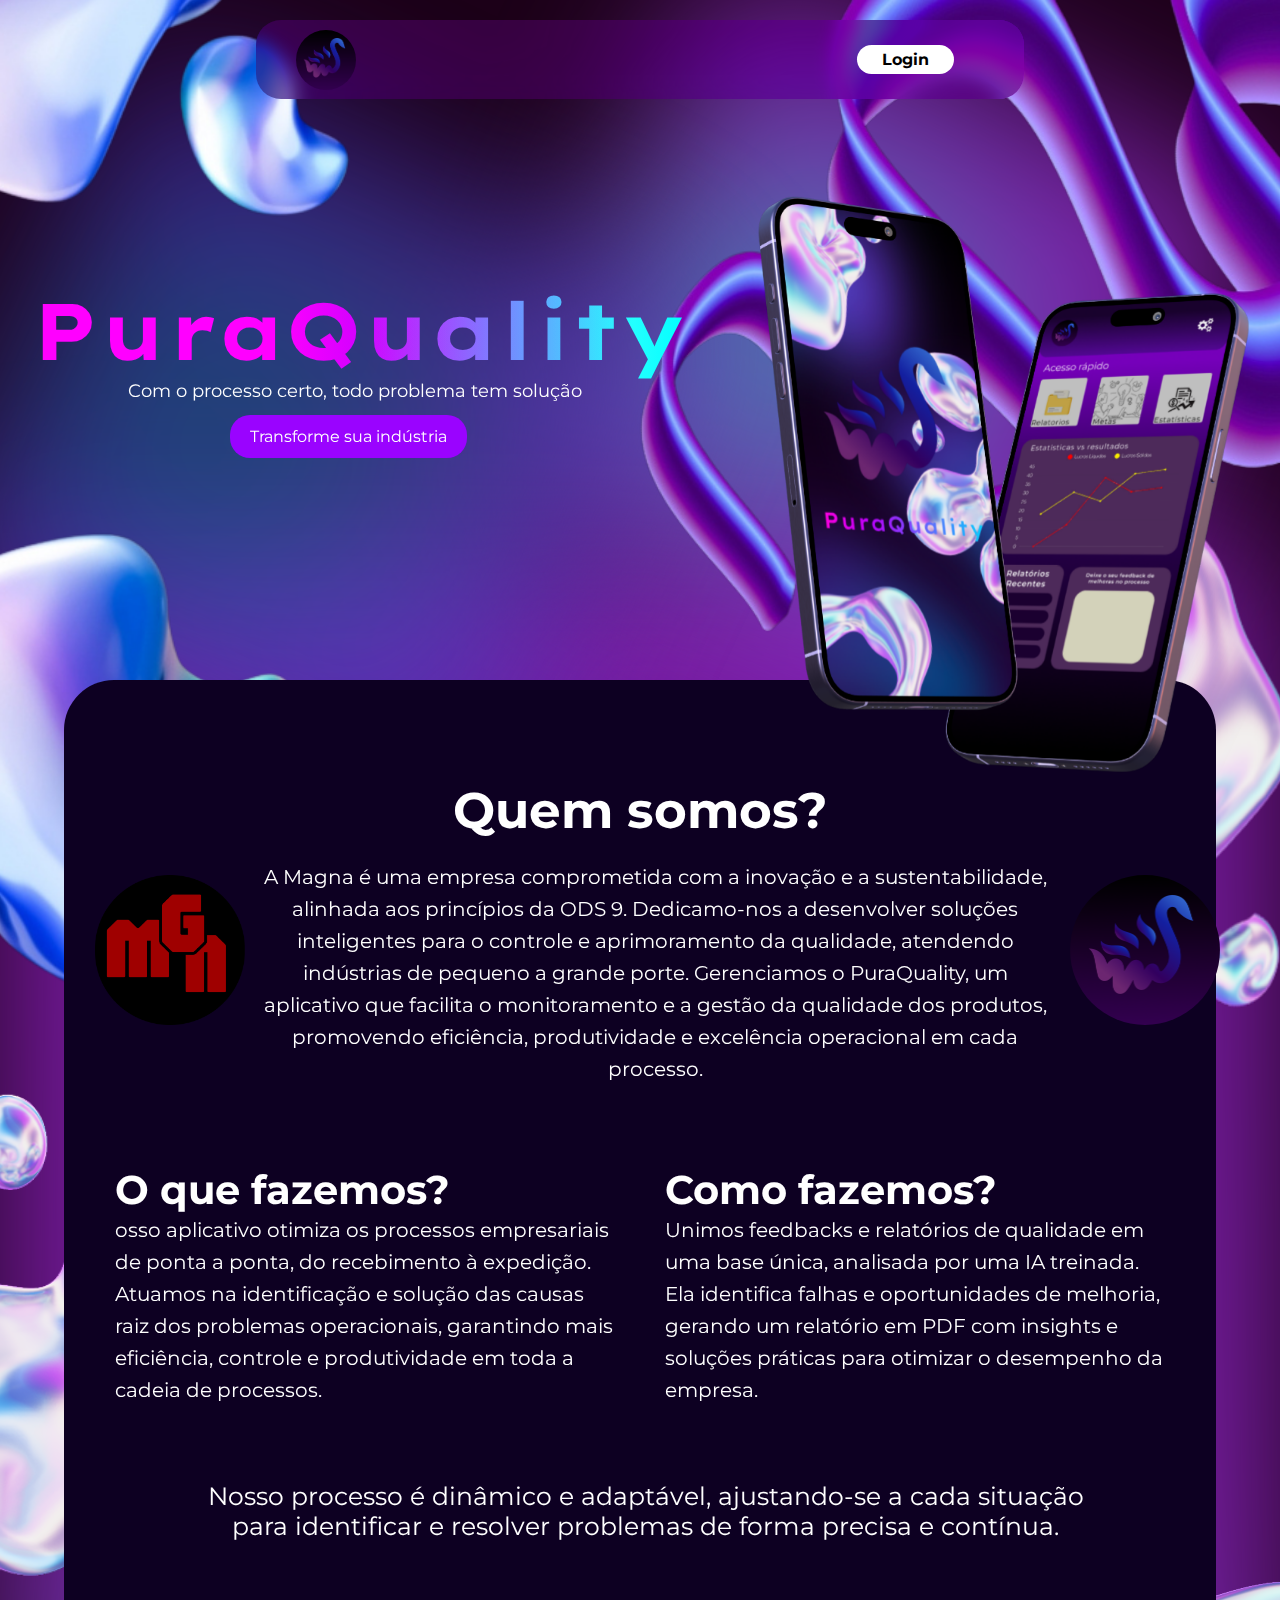
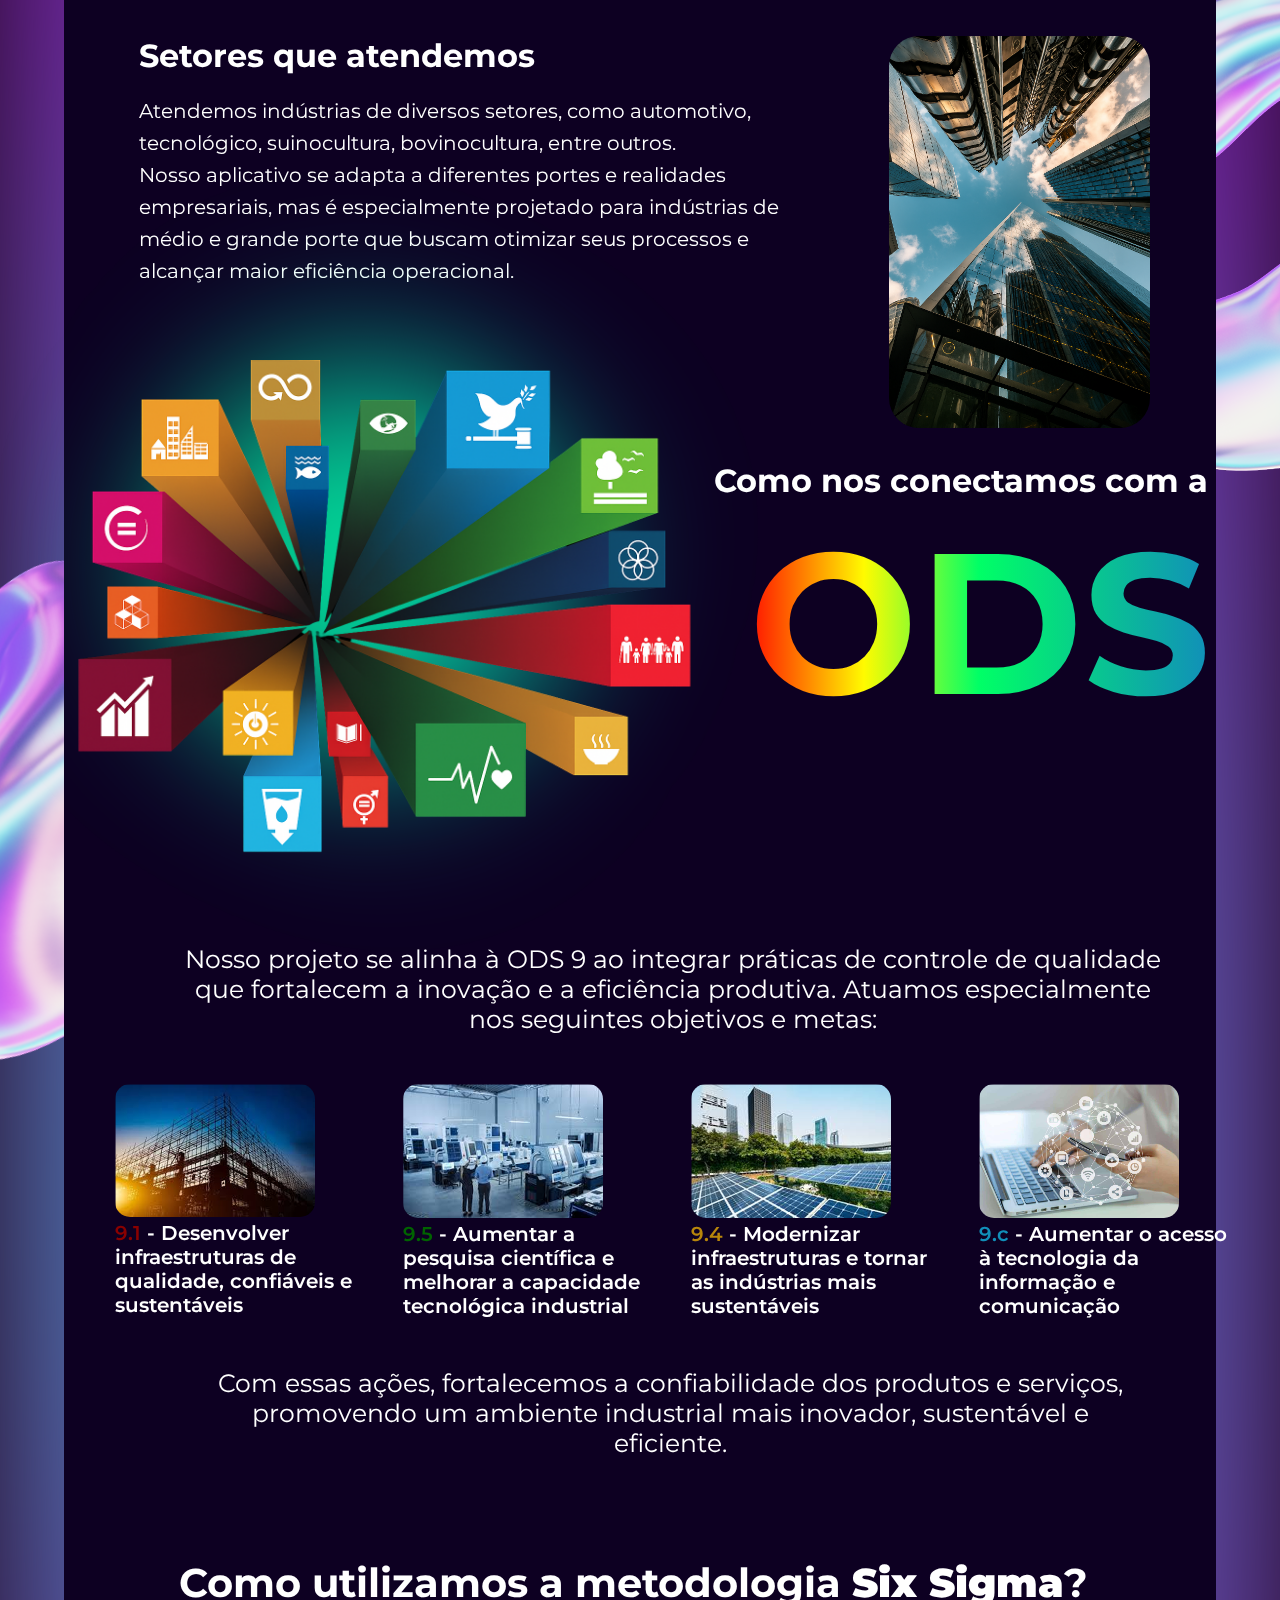
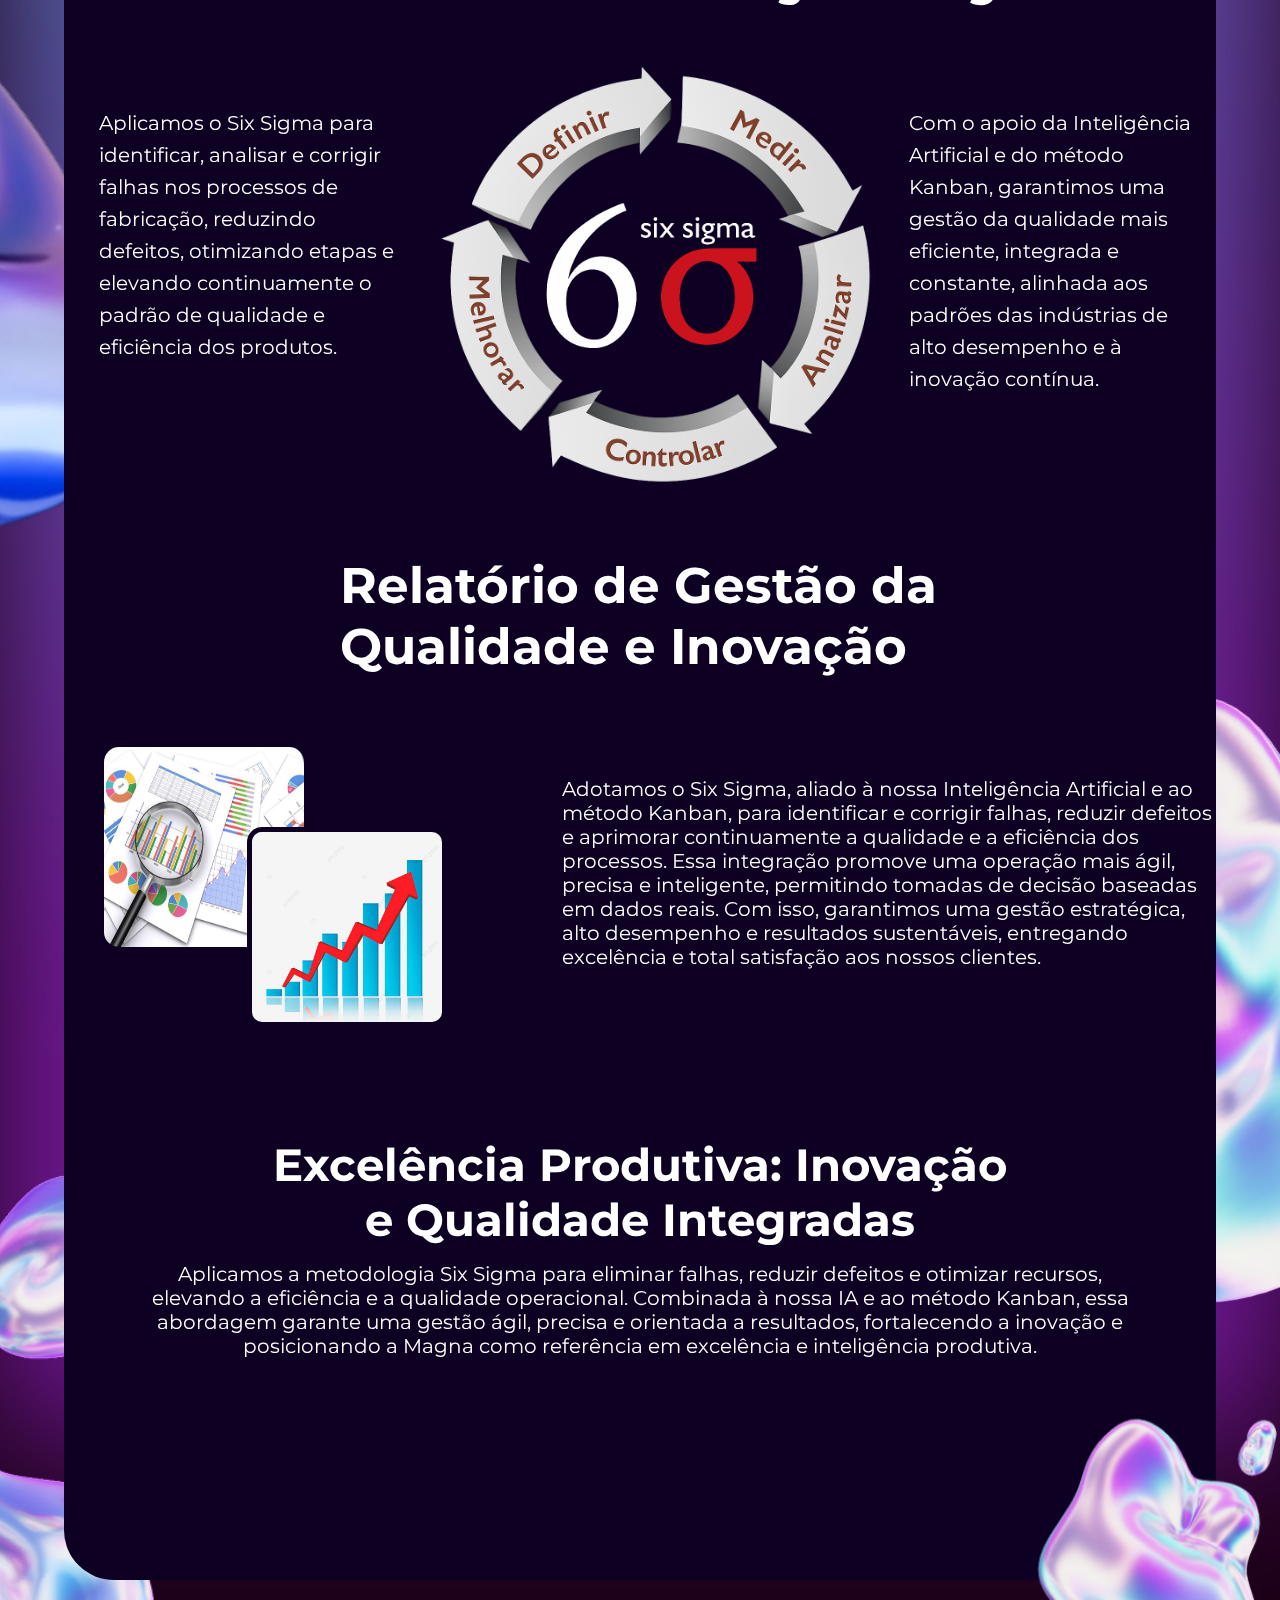
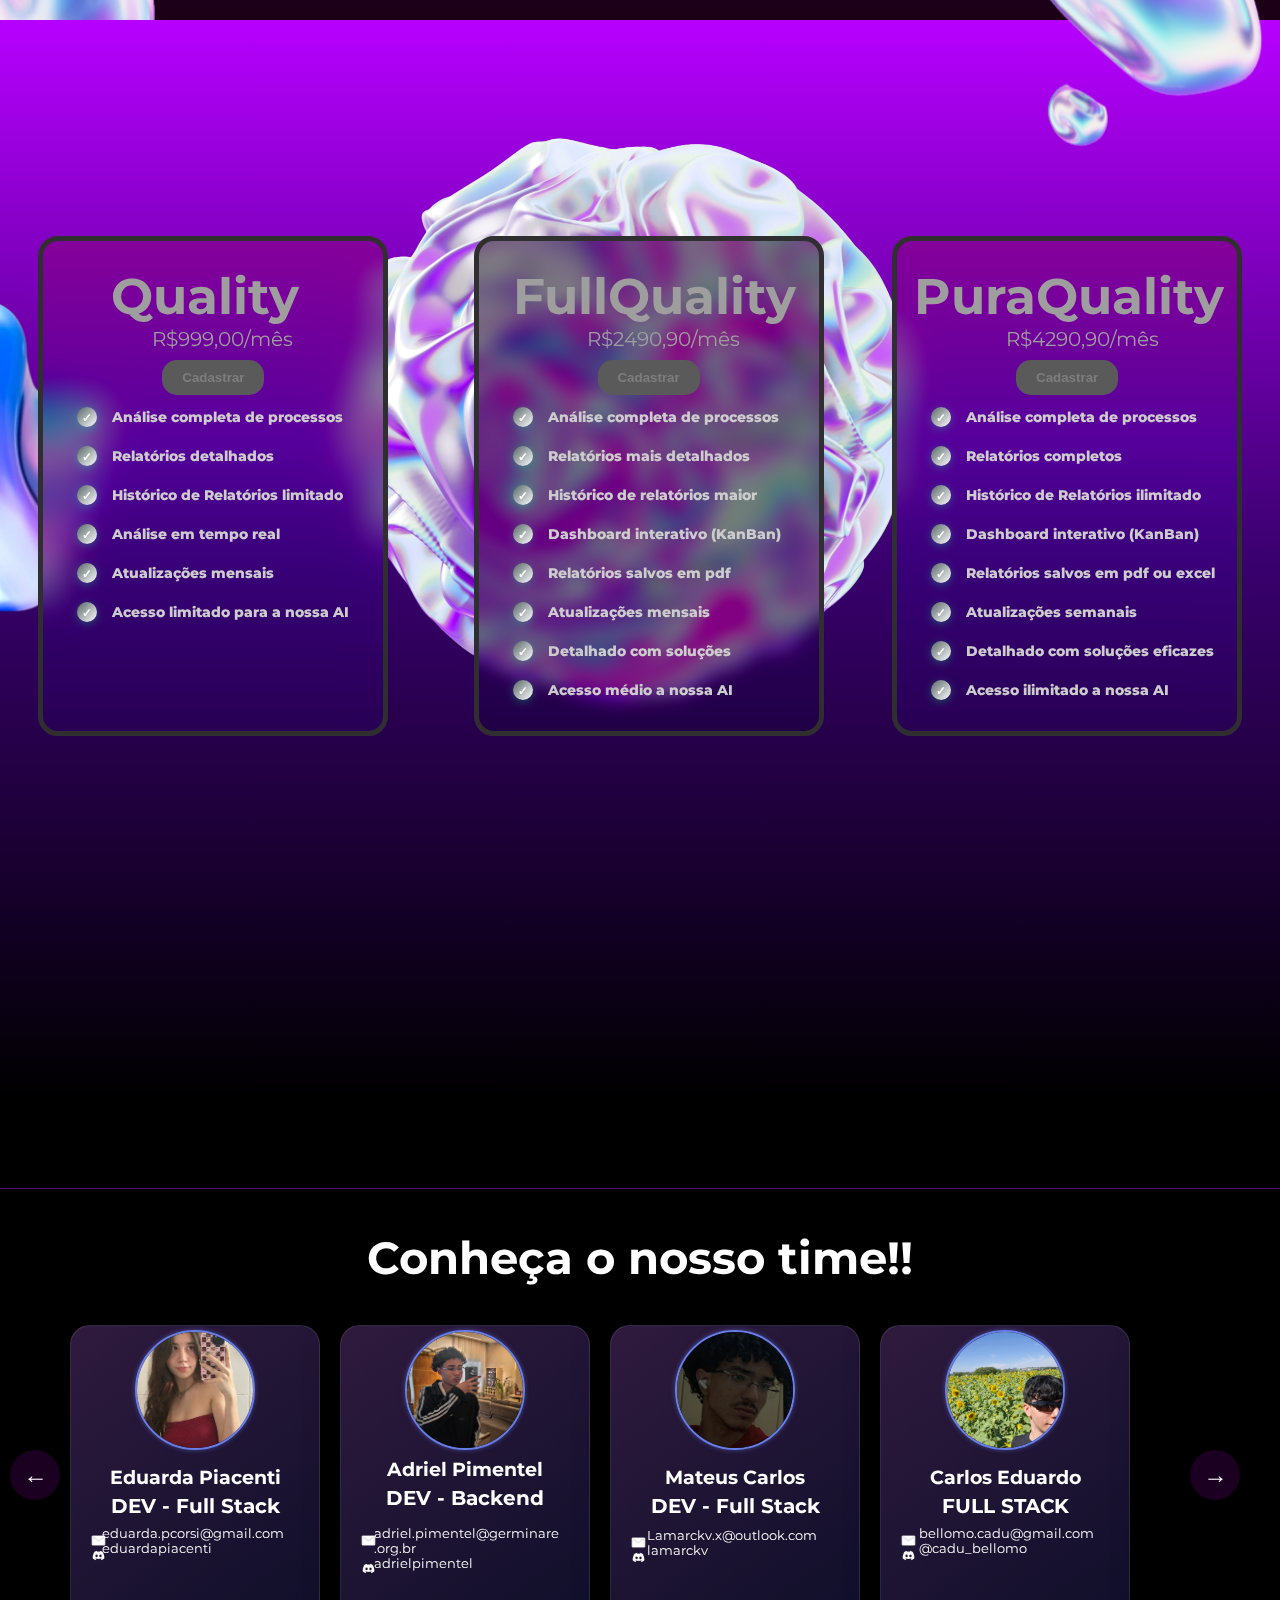
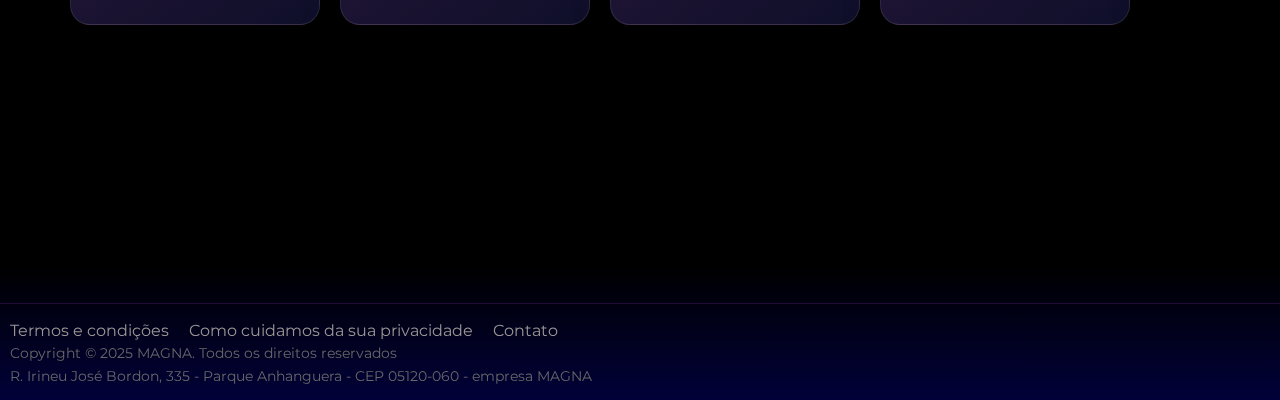
<file: index.html>
<!DOCTYPE html>
<html lang="en">
<head>
    <meta charset="UTF-8">
    <meta name="viewport" content="width=device-width, initial-scale=1.0">
    <title>PuraQuality</title>
    <link rel="icon" href="/img/LogoOFC.png"/>
    <link rel="stylesheet" href="/styles/index.css">
    <!---------------- imports ---------------->
    <link rel="preconnect" href="https://fonts.googleapis.com">
    <link rel="preconnect" href="https://fonts.gstatic.com" crossorigin>
    <link href="https://fonts.googleapis.com/css2?family=Lexend+Giga:wght@100..900&display=swap" rel="stylesheet">
    <link rel="preconnect" href="https://fonts.googleapis.com">
    <link rel="preconnect" href="https://fonts.gstatic.com" crossorigin>
    <link href="https://fonts.googleapis.com/css2?family=Montserrat:ital,wght@0,100..900;1,100..900&display=swap" rel="stylesheet">
</head>
<body>
    <!-- Camada de fundo personalizável/Background da ContPrincipal -->
  <div class="background-layer">
        <div id="ledBack" class="ledBack"></div>
        <img class="bolaC7Back" src="img/bolaC7.png" alt="">
        <img class="bolaC3Back" src="img/bola_cromo3.png" alt="">
        <img class="bolaC4Back" src="img/bolaC4.png" alt="">
        <img class="bolaC5Back" src="img/bolaC5.png" alt="">
        <img class="bolaC6Back" src="img/bolaC6.png" alt="">
        <img class="bolaC2Back" src="img/bola_cromo2.png" alt="">
        <img class="bolaC8Back" src="img/bolaC8.png" alt="">
        <img class="bolaC7Back2" src="img/bolaC7.png" alt="">
  </div>
    <main class="corpo">
        <!-- BACKGROUND -->
            <img class="bola_cromo" src="/img/bola_cromo.png" alt="">
            <img class="bola_cromo2" src="/img/bola_cromo2.png" alt="">
            <img class="celular" src="/img/celularPQ.png" alt="">
            <img class="faixa" src="/img/faixa_cima.png" alt="">
            <div class="led-glow-container">
                <div class="led-glow pulsing"></div>
              </div>
            <div class="led-container">
                <div class="led"></div>
            </div>
        <!-- CABEÇALHO DO SITE -->
        <header class="cabecalho">
            <div class="logo-cont">
                <img class="logo" src="/img/logoOFC.png" alt="PuraQuality">
            </div>
                <a class="login_link" href="LoginSingUp/login.html"><div class="lb">Login</div></a>
        </header>
        <!-- CORPO DO SITE -->
        <section class="contLanding">
            <p class="titulo-pura" style="font-family: lexend Giga; ">PuraQuality</p>
            <p class="texto-inicio" style="font-family: montserrat;">Com o processo certo, todo problema tem solução</p> 
            <a class="botao-inicio" style="font-family: montserrat;" href="#planos_pg"><div class="bi">Transforme sua indústria</div></a>
        </section>
        <section id="contPrincipal" class="contPrincipal">
            <div class="quemSomos">
                <h1>Quem somos?</h1>
                <div class="qsGrid">
                    <img class="logoMagna" src="img/magnaLogo.png" alt="Magna">
                    <p class="qsP">A Magna é uma empresa comprometida com a inovação e a sustentabilidade, alinhada aos princípios da ODS 9. Dedicamo-nos a desenvolver soluções inteligentes para o controle e aprimoramento da qualidade, atendendo indústrias de pequeno a grande porte. Gerenciamos o PuraQuality, um aplicativo que facilita o monitoramento e a gestão da qualidade dos produtos, promovendo eficiência, produtividade e excelência operacional em cada processo.</p>
                    <p class="respQs">A Magna é uma empresa inovadora e sustentável, alinhada à ODS 9. Com o PuraQuality, oferecemos soluções inteligentes para controle e melhoria da qualidade, aumentando a eficiência e produtividade das indústrias.</p>
                    <img class="logoQS" src="img/logoOFC.png" alt="PuraQuality">
                </div>
            </div>
            <div class="gridFunc">
                <div class="card funcCard">
                    <h1 class="tituloFunc">O que fazemos?</h1>
                    <p class="funcText">osso aplicativo otimiza os processos empresariais de ponta a ponta, do recebimento à expedição.    Atuamos na identificação e solução das causas raiz dos problemas operacionais, garantindo mais eficiência, controle e produtividade em toda a cadeia de processos.</p>
                    <p class="funcP">Nosso app otimiza processos do recebimento à expedição, identificando e resolvendo causas raiz de falhas operacionais. Assim, garante mais eficiência, controle e produtividade em toda a cadeia.</p>
                </div>
                <div class="card funcCard2">
                    <h1 class="tituloFunc2">Como fazemos?</h1>
                    <p class="funcText">Unimos feedbacks e relatórios de qualidade em uma base única, analisada por uma IA treinada.     Ela identifica falhas e oportunidades de melhoria, gerando um relatório em PDF com insights e soluções práticas para otimizar o desempenho da empresa.</p>
                    <p class="funcP">Unimos feedbacks e relatórios em uma base única, analisada por IA. Ela identifica falhas e oportunidades, gerando relatórios com insights e soluções para aprimorar o desempenho da empresa.</p>
                </div>
            </div>
        
            <p class="conexo">Nosso processo é dinâmico e adaptável, ajustando-se a cada situação para identificar e resolver problemas de forma precisa e contínua.</p>

            <div class="setores">
                <div class="cardSet">
                    <h1 class="tituloSet">
                        Setores que atendemos
                    </h1>
                    <p>
                        Atendemos indústrias de diversos setores, como automotivo, tecnológico, suinocultura, bovinocultura, entre outros. <br>Nosso aplicativo se adapta a diferentes portes e realidades empresariais, mas é especialmente projetado para indústrias de médio e grande porte que buscam otimizar seus processos e alcançar maior eficiência operacional.
                    </p>
                </div>
                <img class="imgPredio" src="/img/imgpredio.png" alt="imgpredio">
            </div>
            <div class="ODS">
                <div class="cardIMG">
                    <img class="ODSimg" src="/img/ODSimg.png" alt="ODSimg">
                    <div class="ledODS"></div>
                </div>
                <div class="cardODS">
                    <h1 class="ODSconc">
                        Como nos conectamos com a
                    </h1>
                    <h1 class="ODStitulo">
                        ODS
                    </h1>
                    <p class="exp">Nosso projeto se alinha à ODS 9 ao integrar práticas de controle de qualidade que fortalecem a inovação e a eficiência produtiva. Atuamos especialmente nos seguintes objetivos e metas:</p>
                    <div class="gridODS">
                        <div class="cardMetas">
                            <img class="imgMeta" src="/img/91.png" alt="img9.1">
                            <p><span style="color: darkred;">9.1</span> - Desenvolver infraestruturas de qualidade, confiáveis e sustentáveis</p>
                        </div>
                        <div class="cardMetas">
                            <img class="imgMeta" src="img/95.png" alt="img9.5">
                            <p><span style="color: darkgreen;">9.5</span> - Aumentar a pesquisa científica e melhorar a capacidade tecnológica industrial</p>
                        </div>
                        <div class="cardMetas">
                            <img class="imgMeta" src="img/94.png" alt="img9.4">
                            <p><span style="color: darkgoldenrod;">9.4</span> - Modernizar infraestruturas e tornar as indústrias mais sustentáveis</p>
                        </div>
                        <div class="cardMetas">
                            <img class="imgMeta" src="img/9c.png" alt="img9.c">
                            <p><span style="color: #118FB9;">9.c</span> - Aumentar o acesso à tecnologia da informação e comunicação</p>
                        </div>
                    </div>
                    <p class="ODSfinal">Com essas ações, fortalecemos a confiabilidade dos produtos e serviços, promovendo um ambiente industrial mais inovador, sustentável e eficiente.</p>
                </div>
            </div>
            <div class="sixS">
                <h1>Como utilizamos a metodologia <strong>Six Sigma</strong>?</h1>
                <div class="gridSix">
                    <p class="sixText">Aplicamos o Six Sigma para identificar, analisar e corrigir falhas nos processos de fabricação, reduzindo defeitos, otimizando etapas e elevando continuamente o padrão de qualidade e eficiência dos produtos.</p>
                    <div class="imgSix">
                        <img class="roda" src="/img/rodaSix.png" alt="SixSgima">
                        <img class="smbSS" src="/img/SSimg.png" alt="SixSgima">
                    </div>
                    <p class="sixText2">
                        Com o apoio da Inteligência Artificial e do método Kanban, garantimos uma gestão da qualidade mais eficiente, integrada e constante, alinhada aos padrões das indústrias de alto desempenho e à inovação contínua.
                    </p>
                </div>
                <p class="sixTextResp">
                    Com o apoio da Inteligência Artificial e do método Kanban, garantimos uma gestão da qualidade mais eficiente, integrada e constante, alinhada aos padrões das indústrias de alto desempenho e à inovação contínua.
                </p>
            </div>
            <div class="relatorios">
                <h1>Relatório de Gestão da Qualidade e Inovação</h1>
                <div class="rtGrid">
                    <img class="rgqimg lupa" src="img/lupa.png" alt="rgqimg">
                    <img class="rgqimg grafico" src="img/grafico.png" alt="">
                    <p>Adotamos o Six Sigma, aliado à nossa Inteligência Artificial e ao método Kanban, para identificar e corrigir falhas, reduzir defeitos e aprimorar continuamente a qualidade e a eficiência dos processos. Essa integração promove uma operação mais ágil, precisa e inteligente, permitindo tomadas de decisão baseadas em dados reais. Com isso, garantimos uma gestão estratégica, alto desempenho e resultados sustentáveis, entregando excelência e total satisfação aos nossos clientes.</p>
                </div>
            </div>
            <div class="ai">
                <h1>Excelência Produtiva: Inovação e Qualidade Integradas</h1>
                <p class="aiText">
                    Aplicamos a metodologia Six Sigma para eliminar falhas, reduzir defeitos e otimizar recursos, elevando a eficiência e a qualidade operacional. Combinada à nossa IA e ao método Kanban, essa abordagem garante uma gestão ágil, precisa e orientada a resultados, fortalecendo a inovação e posicionando a Magna como referência em excelência e inteligência produtiva.
                </p>
            </div>
    </section>
    </main>
    <section id="planos_pg" class="planos_pg">
        <!-- Background estático - não se move com hovers -->
        <div class="background_static">
            <!-- Aqui você pode adicionar suas divs e imagens de background -->
                <img class="bola" src="img/bolaGira.png" alt="">
                <img id="bolaPg" class="bolaPg" src="img/bola_cromo.png" alt="">
                <img id="bolaPg" class="bolaPg3" src="img/bola_cromo3.png" alt="">
                <img class="bolaC4Planos" src="img/bolaC4.png" alt="">
                <img class="bolaC6Planos" src="img/bolaC6.png" alt="">
        </div>
            <div class="plano1">
            <h2 class="quality">Quality</h2>
            <p class="quality_p">R$999,00/mês</p>
            <button class="quality_link" id="quality_link" href="submit">Cadastrar</button>
            <ul type="none">
                <li>Análise completa de processos</li>
                <li>Relatórios detalhados</li>
                <li>Histórico de Relatórios limitado</li>
                <li>Análise em tempo real</li>
                <li>Atualizações mensais</li>
                <li>Acesso limitado para a nossa AI</li>
            </ul>
        </div>
        <div class="plano2">
            <h2 class="quality2">FullQuality</h2>
            <p class="quality_p2">R$2490,90/mês</p>
            <button class="quality_link2" id="quality_link" href="submit">
                Cadastrar
            </button>
            <ul type="none">
                <li>Análise completa de processos</li>
                <li>Relatórios mais detalhados</li>
                <li>Histórico de relatórios maior</li>
                <li>Dashboard interativo (KanBan)</li>
                <li>Relatórios salvos em pdf</li>
                <li>Atualizações mensais</li>
                <li>Detalhado com soluções</li>
                <li>Acesso médio a nossa AI</li>
            </ul>
        </div>
        </div>
        <div class="plano3">
            <h2 class="quality3">PuraQuality</h2>
            <p class="quality_p3">R$4290,90/mês</p>
            <button class="quality_link3" id="quality_link" onclick="window.location.href='LoginSingUp/singup.html'">Cadastrar</button>
            <ul type="none">
                <li>Análise completa de processos</li>
                <li>Relatórios completos</li>
                <li>Histórico de Relatórios ilimitado</li>
                <li>Dashboard interativo (KanBan)</li>
                <li>Relatórios salvos em pdf ou excel</li>
                <li>Atualizações semanais</li>
                <li>Detalhado com soluções eficazes</li>
                <li>Acesso ilimitado a nossa AI</li>
            </ul>
        </div>
    </section>
    <footer class="footer">
        <hr class="divisoria">
        <h1 class="textoFooter">Conheça o nosso time!!</h1>
        <div class="carousel-container">
            <button class="carousel-btn prev-btn" id="prevBtn">←</button>
                <div class="carousel-wrapper">
                    
                    <div class="carousel-track" id="carouselTrack">
                        <div class="carousel-card">
                            <img src="img/Eduarda.png" alt="Eduarda Piacenti" class="member-photo">
                            <div class="member-name">Eduarda Piacenti</div>
                            <p class="areaT">DEV - Full Stack</p>
                                <div class="contatoGrid">
                                    <img class="iconE" src="img/emailIcon.png" alt="Email:"><p>eduarda.pcorsi@gmail.com
                                    </p>
                                    <img class="iconD" src="img/discordIcon.png" alt="Discord:"><p>eduardapiacenti
                                    </p>
                                </div>
                        </div>
                    
                        <!-- Card 2 -->
                        <div class="carousel-card">
                            <img src="img/adriel.png" alt="Adriel Pimentel" class="member-photo ad">
                            <div class="member-name">Adriel Pimentel</div>
                            <p class="areaT">DEV - Backend</p>
                                <div class="contatoGrid Adri">
                                    <img class="iconE" src="img/emailIcon.png" alt="Email:"><p>adriel.pimentel@germinare<br>.org.br
                                    </p>
                                    <img class="iconD icondAdri" src="img/discordIcon.png" alt="Discord:"><p>adrielpimentel
                                    </p>
                                </div>
                        </div>
                    
                        <!-- Card 3 -->
                        <div class="carousel-card">
                            <img src="img/mateus.png" alt="Mateus Carlos" class="member-photo">
                            <div class="member-name">Mateus Carlos</div>
                            <p class="areaT">DEV - Full Stack</p>
                                <div class="contatoGridM">
                                    <img class="iconE" src="img/emailIcon.png" alt="Email:"><p>Lamarckv.x@outlook.com
                                    </p>
                                    <img class="iconD" src="img/discordIcon.png" alt="Discord:"><p>lamarckv
                                    </p>
                                </div>
                        </div>
                    
                        <!-- Card 4 -->
                        <div class="carousel-card">
                            <img src="img/carlos.png" alt="João Silva" class="member-photo">
                            <div class="member-name">Carlos Eduardo</div>
                            <p class="areaT">FULL STACK</p>
                                <div class="contatoGrid">
                                    <img class="iconE" src="img/emailIcon.png" alt="Email:"><p>bellomo.cadu@gmail.com
                                    </p>
                                    <img class="iconD" src="img/discordIcon.png" alt="Discord:"><p>@cadu_bellomo
                                    </p>
                                </div>
                        </div>
                    
                        <!-- Card 5 -->
                        <div class="carousel-card">
                            <img src="img/yada.png" alt="Maria Oliveira" class="member-photo ya">
                            <div class="member-name">Pedro Yada</div>
                            <p class="areaT">FULL STACK</p>
                                <div class="contatoGrid yada">
                                    <img class="iconE" src="img/emailIcon.png" alt="Email:"><p>pedro.barbeitos@germinare<br>.org.br
                                    </p>
                                    <img class="iconD" src="img/discordIcon.png" alt="Discord:"><p>yada_7060
                                    </p>
                                </div>
                        </div>
                    
                        <!-- Card 6 -->
                        <div class="carousel-card">
                            <img src="img/pedroLucas.png" alt="Pedro Santos" class="member-photo">
                            <div class="member-name">Pedro Lucas</div>
                            <div class="contato">
                                <p class="areaTp">DEV - Backend</p>
                                <div class="contatoGridP">
                                    <img class="iconE" src="img/emailIcon.png" alt="Email:"><p>pedroribas099@gmail.com
                                    </p>
                                    <img class="iconD" src="img/discordIcon.png" alt="Discord:"><p>pedro_lucas_ribas
                                    </p>
                                </div>
                            </div>
                        </div>
                    </div>
                    
                </div>
                <button class="carousel-btn next-btn" id="nextBtn">→</button>
        </div>
        <hr class="divisoria2">
        <nav class="footer-links">
            <a href="/footerpages/termos.html">Termos e condições</a>
            <a href="/footerpages/privacidade.html">Como cuidamos da sua privacidade</a>
            <a href="https://w.app/magna" target="_blank">Contato</a>
        </nav>
        <p class="descricao">Copyright © 2025 MAGNA. Todos os direitos reservados</p>
        <p class="descricao2">R. Irineu José Bordon, 335 - Parque Anhanguera - CEP 05120-060 - empresa MAGNA</p>
    </footer>
    <script>
        // Aguarda o carregamento completo do HTML antes de executar o código
        document.addEventListener('DOMContentLoaded', function() {
    
    // === VARIÁVEIS GLOBAIS ===
    
    // Pega o elemento que contém todos os cards do carrossel
    const carouselTrack = document.getElementById('carouselTrack');
    
    // Pega os botões de navegação (anterior e próximo)
    const prevBtn = document.getElementById('prevBtn');
    const nextBtn = document.getElementById('nextBtn');
    
    // Pega o wrapper que envolve o carrossel (usa para controlar a largura visível)
    const carouselWrapper = document.querySelector('.carousel-wrapper');

    // Largura de cada card em pixels
    const cardWidth = 250;
    
    // Espaço entre os cards (gap)
    const gap = 20;
    
    // Converte os cards em array e pega o total de cards
    const cards = Array.from(carouselTrack.children);
    const totalCards = cards.length;

    // Número de cards visíveis na tela (começa com no máximo 5 ou o total, o que for menor)
    let visibleCards = Math.min(5, totalCards);
    
    // Índice atual do carrossel (qual card está sendo mostrado primeiro)
    let currentIndex = 0;

    // === FUNÇÕES ===
    
    // Atualiza a posição do carrossel movendo-o para a esquerda
    // Multiplica o índice atual pela largura de cada card + gap para calcular o deslocamento
    function updateCarousel() {
        const offset = -currentIndex * (cardWidth + gap);
        carouselTrack.style.transform = `translateX(${offset}px)`;
    }

    // Ajusta a largura do wrapper baseado no número de cards visíveis
    // Isso garante que apenas a quantidade correta de cards seja mostrada
    function updateWrapperWidth() {
        const trackWidth = (cardWidth + gap) * visibleCards - gap;
        carouselWrapper.style.width = `${trackWidth}px`;
    }

    // Ajusta o carrossel conforme o tamanho da tela (responsividade)
    function handleResize() {
        if (window.innerWidth <= 800) {
            // Telas pequenas (mobiles): mostra 2 cards
            visibleCards = 2;
        } else if (window.innerWidth <= 1340) {
            // Telas médias (tablets/notebooks): mostra 4 cards
            visibleCards = 4;
        } else {
            // Telas grandes (desktop): mostra até 5 cards
            visibleCards = Math.min(5, totalCards);
        }
        
        // Se o índice atual é maior que deveria, corrige para não ficar fora dos limites
        if (currentIndex > totalCards - visibleCards) {
            currentIndex = totalCards - visibleCards;
        }

        // Aplica as mudanças
        updateWrapperWidth();
        updateCarousel();
    }

    // === EVENTOS DE CLIQUE ===
    
    // Botão "Anterior" (←)
    prevBtn.addEventListener('click', () => {
        if (currentIndex > 0) {
            // Se não estiver no início, volta um card
            currentIndex--;
        } else {
            // Se estiver no início, vai para o final (loop infinito)
            currentIndex = totalCards - visibleCards;
        }
        updateCarousel();
    });

    // Botão "Próximo" (→)
    nextBtn.addEventListener('click', () => {
        if (currentIndex < totalCards - visibleCards) {
            // Se não estiver no final, avança um card
            currentIndex++;
        } else {
            // Se estiver no final, volta para o início (loop infinito)
            currentIndex = 0;
        }
        updateCarousel();
    });

    // === INICIALIZAÇÃO ===
    
    // Chama a função na primeira vez para configurar tudo
    handleResize();

    // Escuta mudanças no tamanho da janela e ajusta automaticamente
    window.addEventListener('resize', handleResize);
});

    </script>
</body>
</html>
</file>
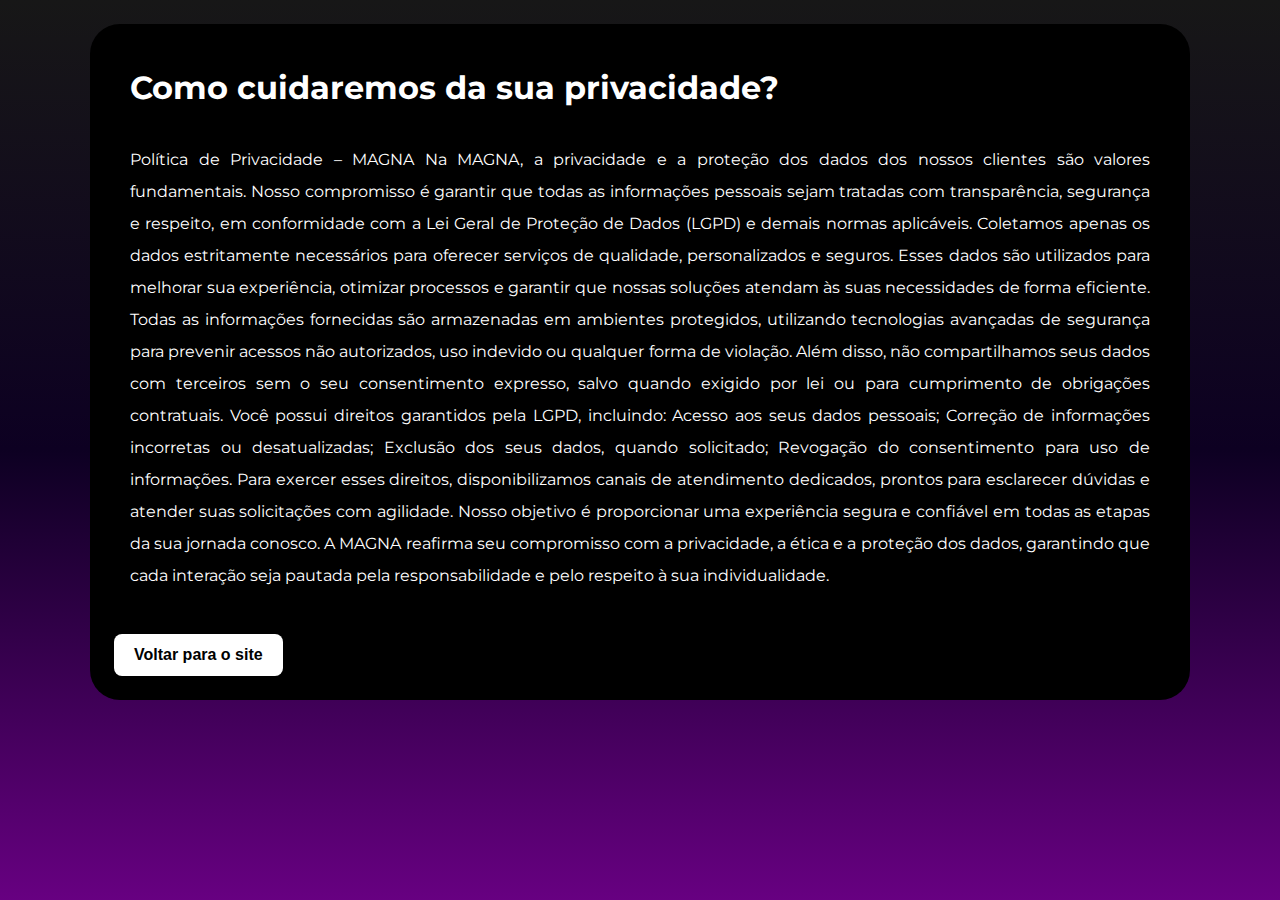
<file: footerpages/privacidade.html>
<!DOCTYPE html>
<html lang="en">
<head>
    <meta charset="UTF-8">
    <meta name="viewport" content="width=device-width, initial-scale=1.0">
    <title>Privacidade</title>
    <link rel="stylesheet" href="/styles/privacidade.css">
    <!---------------- imports ---------------->
    <link rel="preconnect" href="https://fonts.googleapis.com">
    <link rel="preconnect" href="https://fonts.gstatic.com" crossorigin>
    <link href="https://fonts.googleapis.com/css2?family=Lexend+Giga:wght@100..900&display=swap" rel="stylesheet">
    <link rel="preconnect" href="https://fonts.googleapis.com">
    <link rel="preconnect" href="https://fonts.gstatic.com" crossorigin>
    <link href="https://fonts.googleapis.com/css2?family=Montserrat:ital,wght@0,100..900;1,100..900&display=swap" rel="stylesheet">
</head>
<body>
    <div class="wrapper">
        <h1>Como cuidaremos da sua privacidade?</h1>
        <p>Política de Privacidade – MAGNA
        Na MAGNA, a privacidade e a proteção dos dados dos nossos clientes são valores fundamentais. Nosso compromisso é garantir que todas as informações pessoais sejam tratadas com transparência, segurança e respeito, em conformidade com a Lei Geral de Proteção de Dados (LGPD) e demais normas aplicáveis.
        Coletamos apenas os dados estritamente necessários para oferecer serviços de qualidade, personalizados e seguros. Esses dados são utilizados para melhorar sua experiência, otimizar processos e garantir que nossas soluções atendam às suas necessidades de forma eficiente.
        Todas as informações fornecidas são armazenadas em ambientes protegidos, utilizando tecnologias avançadas de segurança para prevenir acessos não autorizados, uso indevido ou qualquer forma de violação. Além disso, não compartilhamos seus dados com terceiros sem o seu consentimento expresso, salvo quando exigido por lei ou para cumprimento de obrigações contratuais.
        Você possui direitos garantidos pela LGPD, incluindo:

        Acesso aos seus dados pessoais;
        Correção de informações incorretas ou desatualizadas;
        Exclusão dos seus dados, quando solicitado;
        Revogação do consentimento para uso de informações.

        Para exercer esses direitos, disponibilizamos canais de atendimento dedicados, prontos para esclarecer dúvidas e atender suas solicitações com agilidade.
        Nosso objetivo é proporcionar uma experiência segura e confiável em todas as etapas da sua jornada conosco. A MAGNA reafirma seu compromisso com a privacidade, a ética e a proteção dos dados, garantindo que cada interação seja pautada pela responsabilidade e pelo respeito à sua  individualidade.</p>
    <nav>
        <button><a href="../index.html">Voltar para o site</a></button>
    </nav>
    </div>
</body>
</html>
</file>
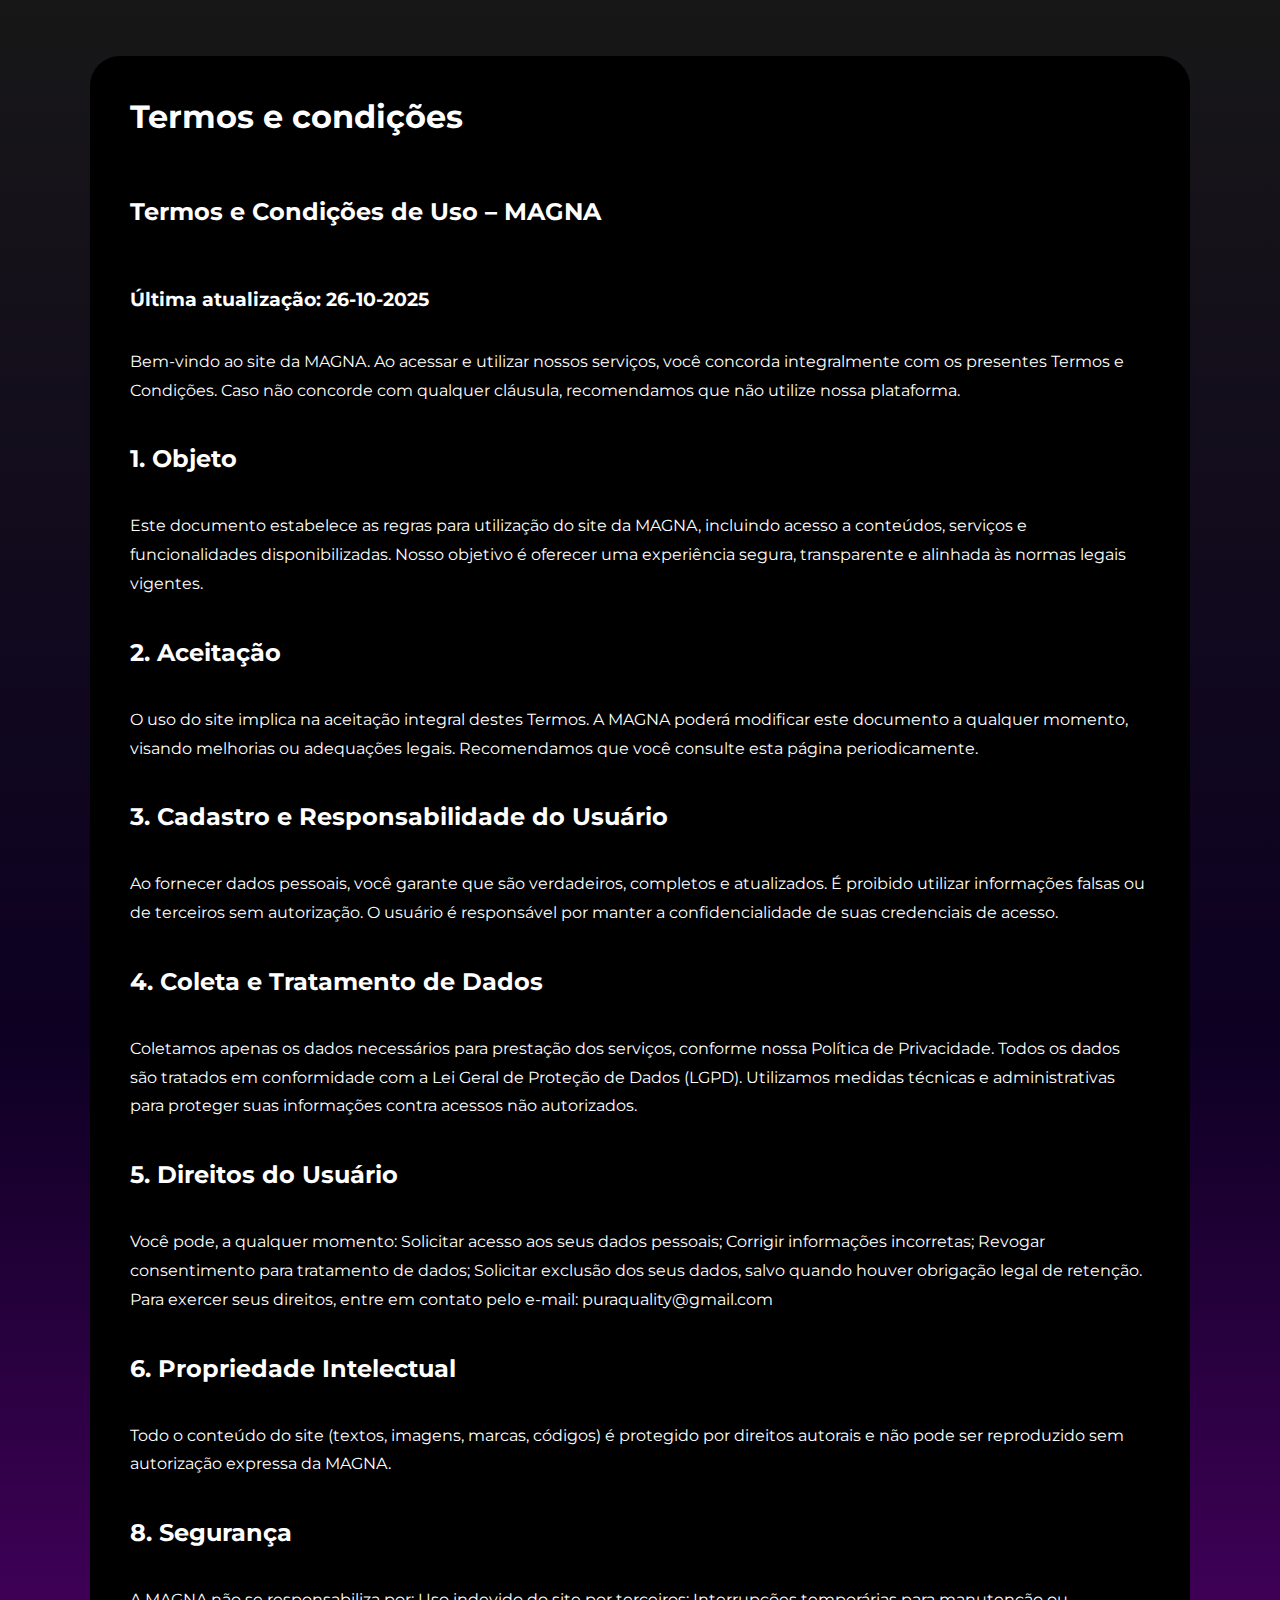
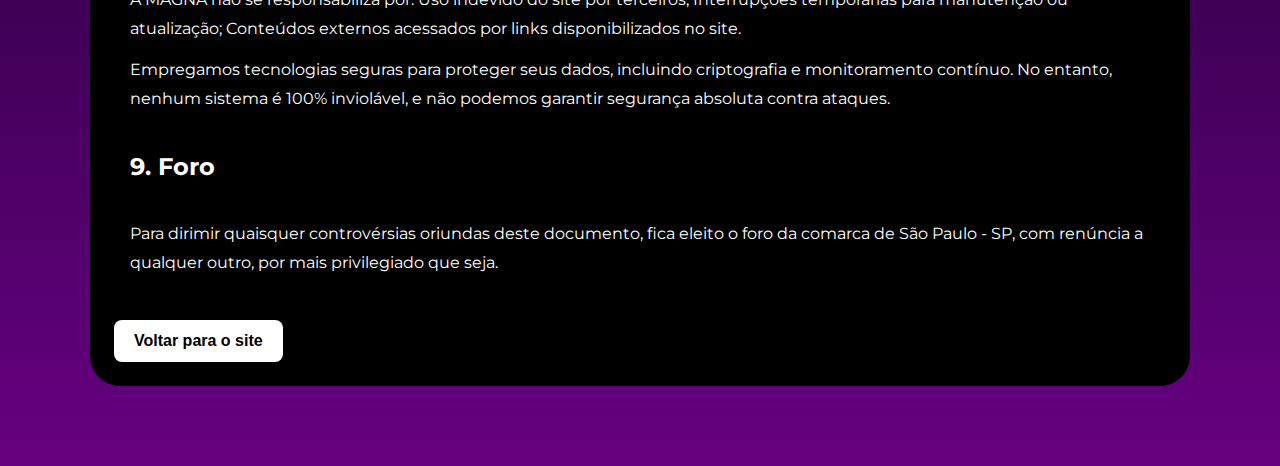
<file: footerpages/termos.html>
<!DOCTYPE html>
<html lang="en">
<head>
    <meta charset="UTF-8">
    <meta name="viewport" content="width=device-width, initial-scale=1.0">
    <title>Termos e Condições</title>
    <link rel="stylesheet" href="/styles/termos.css">
    <!---------------- imports ---------------->
    <link rel="preconnect" href="https://fonts.googleapis.com">
    <link rel="preconnect" href="https://fonts.gstatic.com" crossorigin>
    <link href="https://fonts.googleapis.com/css2?family=Lexend+Giga:wght@100..900&display=swap" rel="stylesheet">
    <link rel="preconnect" href="https://fonts.googleapis.com">
    <link rel="preconnect" href="https://fonts.gstatic.com" crossorigin>
    <link href="https://fonts.googleapis.com/css2?family=Montserrat:ital,wght@0,100..900;1,100..900&display=swap" rel="stylesheet">
</head>
<body>
    <div class="wrapper">
        <h1>Termos e condições</h1>
        <h2>Termos e Condições de Uso – MAGNA</h2>
        <h3>Última atualização: 26-10-2025</h3>
        <p>Bem-vindo ao site da MAGNA. Ao acessar e utilizar nossos serviços, você concorda integralmente com os presentes Termos e Condições. Caso não concorde com qualquer cláusula, recomendamos que não utilize nossa plataforma.</p>
        <h2>1. Objeto</h2>
        <p>Este documento estabelece as regras para utilização do site da MAGNA, incluindo acesso a conteúdos, serviços e funcionalidades disponibilizadas. Nosso objetivo é oferecer uma experiência segura, transparente e alinhada às normas legais vigentes.</p>
        <h2>2. Aceitação</h2>
        <p>O uso do site implica na aceitação integral destes Termos. A MAGNA poderá modificar este documento a qualquer momento, visando melhorias ou adequações legais. Recomendamos que você consulte esta página periodicamente.</p>
        <h2>3. Cadastro e Responsabilidade do Usuário</h2>
        <p>Ao fornecer dados pessoais, você garante que são verdadeiros, completos e atualizados.
        É proibido utilizar informações falsas ou de terceiros sem autorização.
        O usuário é responsável por manter a confidencialidade de suas credenciais de acesso.</p>
        <h2>4. Coleta e Tratamento de Dados</h2>
        <p>Coletamos apenas os dados necessários para prestação dos serviços, conforme nossa Política de Privacidade.
        Todos os dados são tratados em conformidade com a Lei Geral de Proteção de Dados (LGPD).
        Utilizamos medidas técnicas e administrativas para proteger suas informações contra acessos não autorizados.</p>
        <h2>5. Direitos do Usuário</h2>
        <p>Você pode, a qualquer momento:
        Solicitar acesso aos seus dados pessoais;
        Corrigir informações incorretas;
        Revogar consentimento para tratamento de dados;
        Solicitar exclusão dos seus dados, salvo quando houver obrigação legal de retenção.
        Para exercer seus direitos, entre em contato pelo e-mail: puraquality@gmail.com</p>
        <h2>6. Propriedade Intelectual</h2>
        <p>Todo o conteúdo do site (textos, imagens, marcas, códigos) é protegido por direitos autorais e não pode ser reproduzido sem autorização expressa da MAGNA.</p>
        <h2>8. Segurança</h2>
        <p>A MAGNA não se responsabiliza por:
        Uso indevido do site por terceiros;
        Interrupções temporárias para manutenção ou atualização;
        Conteúdos externos acessados por links disponibilizados no site.</p>
        <p>Empregamos tecnologias seguras para proteger seus dados, incluindo criptografia e monitoramento contínuo. No entanto, nenhum sistema é 100% inviolável, e não podemos garantir segurança absoluta contra ataques.</p>
        <h2>9. Foro</h2>
        <p>Para dirimir quaisquer controvérsias oriundas deste documento, fica eleito o foro da comarca de São Paulo - SP, com renúncia a qualquer outro, por mais privilegiado que seja.</p>
        <nav>
            <button><a href="../index.html">Voltar para o site</a></button>
        </nav>
    </div>
</body>
</html>
</file>
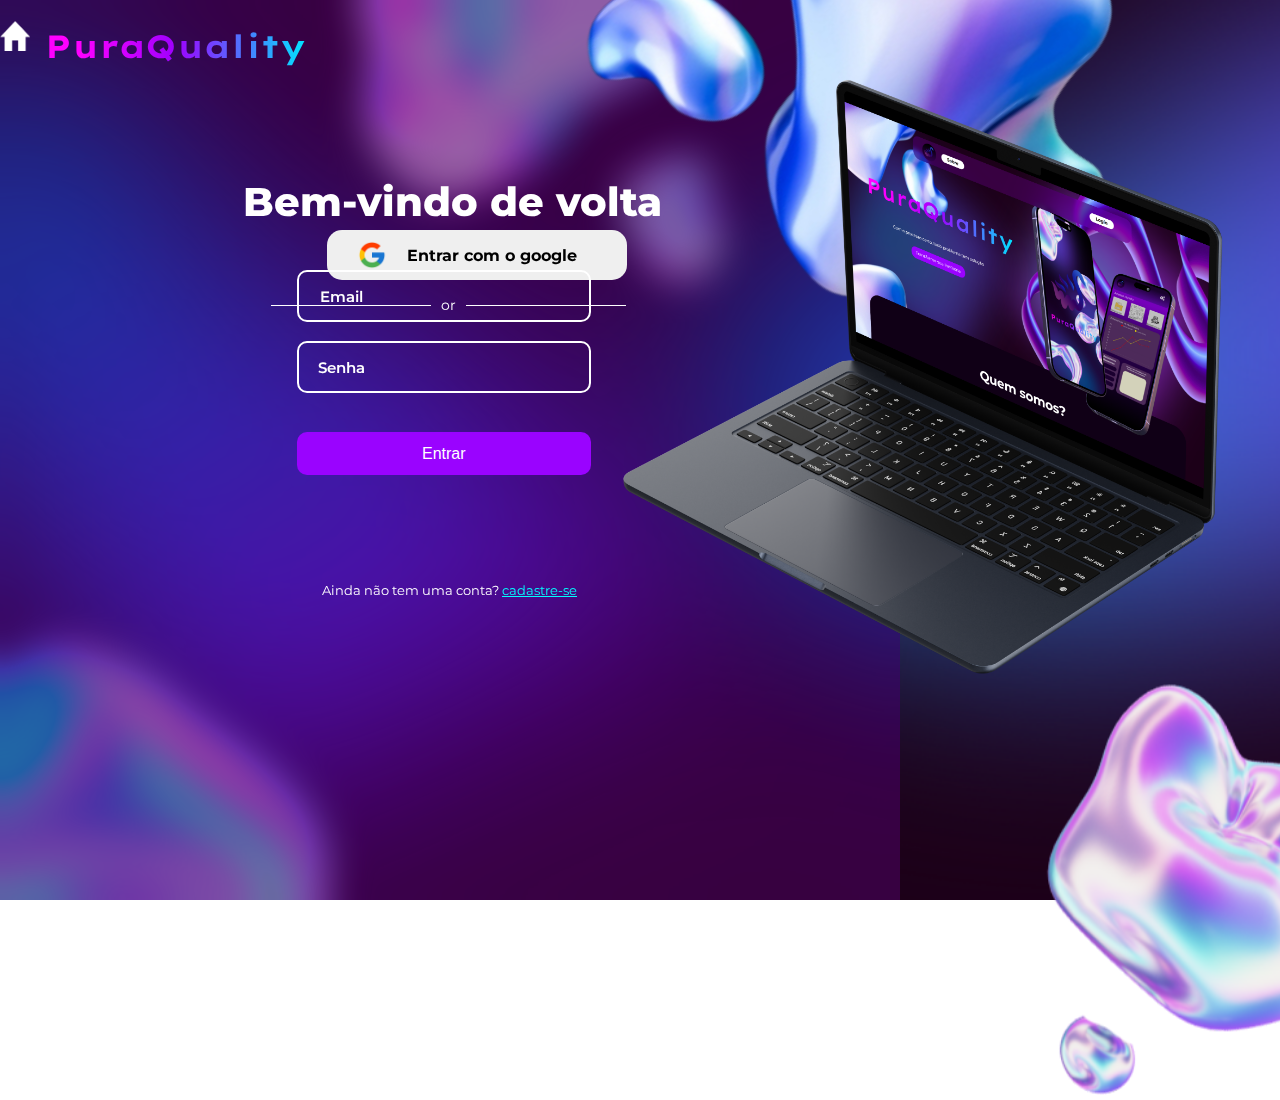
<file: LoginSingUp/login.html>
<!DOCTYPE html>
<html lang="en">
<head>
    <meta charset="UTF-8">
    <meta name="viewport" content="width=device-width, initial-scale=1.0">
    <title>Login</title>
    <link rel="icon" href="/img/LogoPura.png">
    <link rel="stylesheet" href="/styles/login.css">
    <!---------------- imports ---------------->
    <link rel="preconnect" href="https://fonts.googleapis.com">
    <link rel="preconnect" href="https://fonts.gstatic.com" crossorigin>
    <link href="https://fonts.googleapis.com/css2?family=Lexend+Giga:wght@100..900&display=swap" rel="stylesheet">
    <link rel="preconnect" href="https://fonts.googleapis.com">
    <link rel="preconnect" href="https://fonts.gstatic.com" crossorigin>
    <link href="https://fonts.googleapis.com/css2?family=Montserrat:ital,wght@0,100..900;1,100..900&display=swap" rel="stylesheet">
</head>
<body>
  <!-- CORPO DO SITE -->
    <div class="container-geral">
      <a class="link_pura" href="/index.html">
        <h1 class="texto_pura">PuraQuality</h1>
      </a>
      <a class="link_home" href="/index.html">
        <img class="homeButton" src="/img/homeButton.png" alt="homeButton">
      </a>
      <h1 class="texto_bv" >Bem-vindo de volta</h1>
      <button class="google_button">
        <img class="img_google" src="/img/google_logo.png" alt="google">
        <p class="texto_google">Entrar com o google</p>
      </button>
      <div class="divider-container">
      <div class="divider divider2"></div><p class="divider_text">or<p><div class="divider"></div>
      </div>
        <form class="form" action="#" method="post" onsubmit="return validarFormulario()">
          <div class="form-group">
              <div class="inputs">
                <input class="inputUser" type="email" id="email" name="email" placeholder=" " required />
                <label for="email" id="labelinput" class="labelinput">Email</label>
                <input class="inputUser" type="password" id="senha" name="senha" placeholder=" " required />
                <label for="senha" id="labelinput" class="labelinput">Senha</label>
              </div>
              <button class="botao" type="submit">Entrar</button>
              <p class="sing_up">Ainda não tem uma conta? <a class="sing_A" href="/LoginSingUp/singup.html">cadastre-se</a></p>
          </div>
          </form>
      </div>
      <img class="notebook" src="/img/notebookLogin.png" alt="notebook">
      <img class="bola_cromo" src="/img/bola_cromo.png" alt="bola_cromo">
      <img class="bola_cromo2" src="/img/bola_cromo3.png" alt="bola_cromo2">
</body>
</html>
</file>
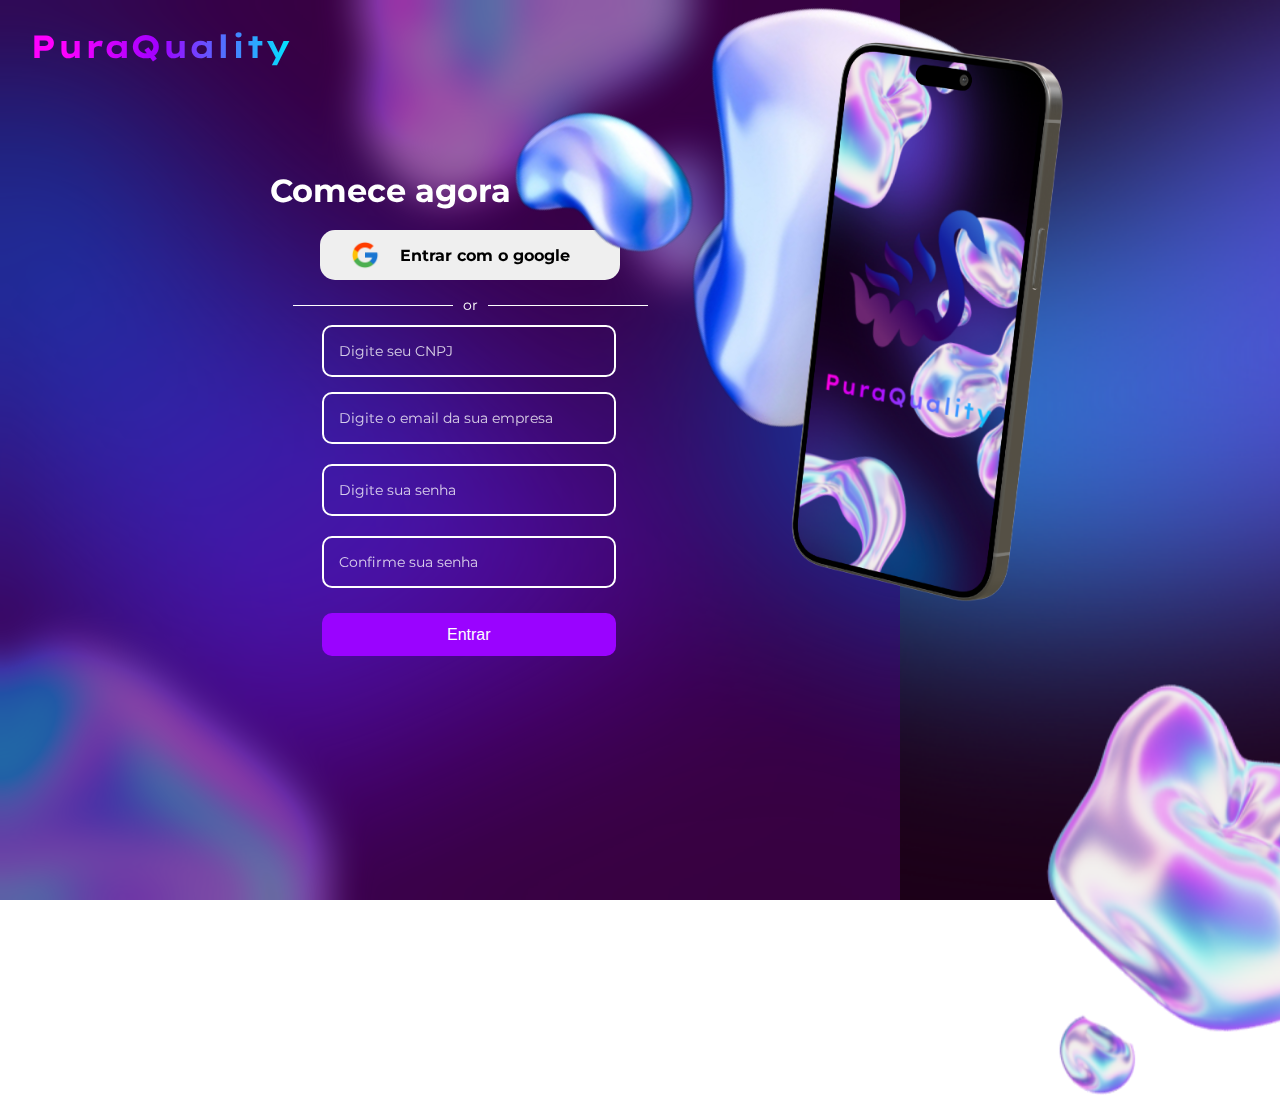
<file: LoginSingUp/singup.html>
<!DOCTYPE html>
<html lang="en">
<head>
    <meta charset="UTF-8">
    <meta name="viewport" content="width=device-width, initial-scale=1.0">
    <title>Sing Up</title>
    <link rel="icon" href="/img/LogoPura.png">
    <link rel="stylesheet" href="/styles/singup.css">
    <!---------------- imports ---------------->
    <link rel="preconnect" href="https://fonts.googleapis.com">
    <link rel="preconnect" href="https://fonts.gstatic.com" crossorigin>
    <link href="https://fonts.googleapis.com/css2?family=Lexend+Giga:wght@100..900&display=swap" rel="stylesheet">
    <link rel="preconnect" href="https://fonts.googleapis.com">
    <link rel="preconnect" href="https://fonts.gstatic.com" crossorigin>
    <link href="https://fonts.googleapis.com/css2?family=Montserrat:ital,wght@0,100..900;1,100..900&display=swap" rel="stylesheet">
</head>
<body>
  <!-- CORPO DO SITE -->
    <div class="container-geral">
      <a class="link_pura" href="/index.html">
        <h1 class="texto_pura" ">PuraQuality</h1>
      </a>
      <h1 class="texto_bv">Comece agora conosco</h1>
      <div class="container-form">
          <button class="google_button">
            <img class="img_google" src="/img/google_logo.png" alt="google">
            <p class="texto_google">Entrar com o google</p>
          </button>
          <div class="divider-container">
          <div class="divider divider2"></div><p class="divider_text">or<p><div class="divider"></div>
          </div>
            <form class="form" action="#" method="post" onsubmit="return validarFormulario()">
              <div class="form-group">
                  <div class="inputs">
                    <input type="email" id="email" name="email" placeholder="Digite seu CNPJ" required />
                    <input type="email" id="email_empresa" name="empresa" placeholder="Digite o email da sua empresa" required />
                    <input type="password" id="senha" name="senha" placeholder="Digite sua senha" required />
                    <input type="password" id="confirm_senha" name="senha" placeholder="Confirme sua senha" required />
                  </div>
                  <button class="botao" type="submit">Entrar</button>
              </div>
              </form>
            </div>
      </div>
      <img class="celular" src="/img/celularSolo.png" alt="celularSingUp">
      <img class="bola_cromo" src="/img/bola_cromo.png" alt="bola_cromo">
      <img class="bola_cromo2" src="/img/bola_cromo3.png" alt="bola_cromo2">
    <!-- JAVA SCRIPT -->
      <script>
        function validarFormulario() {
          const senha = document.getElementById('senha').value.trim();
          const confirm_senha = document.getElementById('confirm_senha').value.trim();
          if(senha == confirm_senha){
            return true;
          } else{
            alert('algumas das informações não coincidem.');
            return false;
          } // Permite o envio do formulário
        }
      </script>
</body>
</html>
</file>
<file: styles/index.css>
:root {
  --tamanho-texto: 15px;
  --tamanho-titulo: 40px;
  --tamanho-subtitulo: 35px;
  --tamanho-conexo: 20px;
  --fundo: rgb(13, 0, 34);
}
* {
  margin: 0;
  padding: 0;
  box-sizing: border-box;
}
body {
  z-index: 2;
  background-color: #1c0018;
  overflow-x: hidden;
  color: #fff;
  font-family: Montserrat, sans serif;
}
p {
  font-size: 20px;

  animation: fadeIn 1s ease-in-out;
  animation-timeline: view();
  animation-range: entry 0% cover 65%;
}
h1 {
  animation: fadeIn 1s ease-in-out;
  animation-timeline: view();
  animation-range: entry 0% cover 70%;
}
img {
  animation: fadeIn 1s ease-in-out both;
  animation-timeline: view();
  animation-range: entry 0% cover 50%;
}
button {
  border: none;
}
/* -------------------CORPO DO SITE------------------- */
.contLanding {
  position: absolute;
  top: 0;
  width: 100%;
  height: 100vh; /* mesma altura da viewport */
  background-position: top center;
  background-color: #1c0018;
}
.contPrincipal {
  position: absolute;
  height: 4100px;
  background-color: rgb(13, 0, 34); /* cor leve para visualização */
  width: 90%;
  border-radius: 50px;
  margin-top: 680px; /* sobrepõe a seção anterior */
  margin-left: 5%;
  z-index: 3;

  /*animation: fadeIn 2.5s forwards;*/
}
main.corpo {
  margin: 0;
  padding: 0;
}
section {
  margin: 0;
  padding: 0;
}
.planos_pg {
  background: linear-gradient(rgb(183, 0, 255), rgb(57, 0, 110), rgb(0, 0, 0));
  position: absolute;
  height: 120vh;
  width: 100%;
  bottom: -5000px;
  z-index: 3;
}

/* Background estático - não se move com hovers */
.background_static {
  position: absolute;
  top: 0;
  left: 0;
  width: 100%;
  height: 100%;
  z-index: 1; /* Fica atrás dos planos */
  pointer-events: none; /* Não interfere com os hovers */
}
.footer {
  position: absolute;
  bottom: -5900px;
  width: 100%;
  height: 900px;
  background: linear-gradient(#000000 85%, #010139);
  z-index: 4;
  overflow-x: hidden;
  overflow-y: auto;
  display: flex;
  flex-direction: column;
  align-items: center;
  justify-content: center;
  padding: 40px 0;
}
/* ------------------- Landing ------------------- */
.titulo-pura {
  position: absolute;
  top: 280px;
  left: 85px;
  font-weight: bolder;
  font-size: 80px;
  /* Gradiente de cores */
  background: linear-gradient(90deg, #bf00ff, #6a00ff, #0099ff);

  /* Visualização do degradê no texto */
  -webkit-background-clip: text;
  -webkit-text-fill-color: transparent;

  background-clip: text; /* para navegadores não-webkit */
  color: transparent;
  z-index: 2;
  filter: brightness(2);

  animation: fadeIn 1.5s forwards;
}
.texto-inicio {
  position: absolute;
  top: 380px;
  left: 180px;
  color: white;
  z-index: 2;
  font-size: large;

  animation: fadeIn 2s forwards;
}
.botao-inicio {
  position: absolute;
  left: 280px;
  top: 415px;
  background-color: #9a03ff;
  border-radius: 20px;
  padding: 12px 20px;
  color: white;
  text-decoration: none;
  transition: 0.5s ease;
  z-index: 2;

  animation: fadeIn 2.5s forwards;
}
/* ------------------- background landing ------------------- */
.bola_cromo {
  position: absolute;
  bottom: -320px;
  left: -250px;
  width: 45%;
  z-index: 2;
}
.bola_cromo2 {
  position: absolute;
  top: -290px;
  left: -200px;
  width: 45%;
  z-index: 2;
}
.celular {
  position: absolute;
  top: 70px;
  right: 90px;
  width: 45%;
  z-index: 4;

  animation: fadeIn 1.5s forwards;
}
.faixa {
  position: absolute;
  top: 0px;
  right: 0px;
  width: 55%;
  z-index: 2;
}
.led-glow-container {
  position: absolute;
  width: 100px;
  height: 100px;
  z-index: 4;
  top: -50px;
  right: 0px;
  z-index: 1;
}
.led-glow {
  position: absolute;
  top: 100px;
  right: 100px;
  width: 600px;
  height: 600px;
  background: radial-gradient(
      circle at 35% 55%,
      rgba(67, 150, 187, 0.9) 0%,
      /* azul claro */ rgba(171, 36, 255, 0.449) 60%
    ),
    radial-gradient(
      circle at 65% 45%,
      rgba(130, 60, 170, 0.564) 0%,
      /* violeta */ rgba(140, 40, 157, 0.475) 70%
    );
  filter: blur(80px);
  transform: rotate(25deg);
}
.led-container {
  position: absolute;
  width: 100px;
  height: 100px;
  /* Para centralizar conteúdo, se houver */
  display: flex;
  justify-content: center;
  align-items: center;
  z-index: 1;
}
/* O led criado como um gradiente radial */
.led {
  position: absolute;
  top: 150px;
  left: 0px;
  width: 600px;
  height: 600px;
  background: radial-gradient(
      circle at 35% 55%,
      rgba(15, 109, 153, 0.9) 0%,
      /* azul claro */ rgba(157, 0, 255, 0.262) 60%
    ),
    radial-gradient(
      circle at 65% 45%,
      rgba(60, 113, 170, 0.9) 0%,
      rgb(40, 62, 157) 70%
    );
  filter: blur(80px);
  fill: brightness(0.5);
  opacity: 0.7;
  pointer-events: none;
  z-index: 1;
  transform: rotate(25deg);
}

.bola_cromo,
.bola_cromo2,
.faixa {
  animation: fadeIn 1.5s forwards;
}
/* -------------------Container principal------------------- */
/* Apresentação */
.quemSomos {
  position: relative;
  display: flex;
  flex-direction: column;
  top: 100px;
  text-align: center;
}
.quemSomos > h1 {
  position: relative;
  justify-self: center;
  align-self: center;
  align-items: center;
  font-size: 50px;
}
.qsGrid > p {
  position: relative;
  line-height: 1.6;
  top: 20px;
  width: 800px;
  font-size: 20px;
}
.logoMagna {
  position: relative;
  left: 25%;
  top: 15%;
  width: 150px;
  height: 150px;
}
.logoQS {
  position: relative;
  top: 15%;
  width: 150px;
  height: 150px;
  border-radius: 100%;
}
.respQs {
  display: none;
}
.qsGrid {
  position: relative;
  display: grid;
  grid-template-columns: repeat(3, 2fr);
  gap: 50px;
}
/* Funções */
.tituloFunc {
  font-size: 40px;
}
.tituloFunc2 {
  font-size: 40px;
}
.gridFunc {
  position: relative;
  top: 200px;
  justify-self: center;
  display: grid;
  grid-template-columns: repeat(2, 1fr);
  gap: 200px;
}
.card {
  width: 500px;
}
.card p {
  font-size: 20px;
  line-height: 1.6;
  text-align: left;
}
.funcP{
  display: none;
}
.conexo {
  position: relative;
  top: 275px;
  left: 10%;
  text-align: center;
  width: 81%;
  font-size: 25px;
}
/* Setores */
.setores {
  position: relative;
  top: 370px;
  left: 11.3%;
  display: grid;
  grid-template-columns: repeat(2, 1fr);
  gap: 100px;
}
.cardSet > p {
  position: relative;
  font-size: 20px;
  width: 650px;
  top: 5%;
  line-height: 1.6;
}
.imgPredio {
  width: 300px;
  border-radius: 30px;
}
/* ODS */
.ledODS {
  position: relative;
  top: -200px;
  left: 150px;
  width: 400px;
  height: 400px;
  z-index: 2;
  border-radius: 50%;
  background: radial-gradient(
      circle at 35% 55%,
      rgba(0, 255, 145, 0.9) 0%,
      rgba(0, 255, 179, 0.449) 60%
    ),
    radial-gradient(
      circle at 65% 45%,
      rgba(0, 255, 238, 0.564) 0%,
      rgba(0, 204, 255, 0.475) 70%
    );
  filter: blur(80px);
  transform: rotate(25deg);

  animation: fadeIn 1s ease-in-out both;
  animation-timeline: view();
  animation-range: entry 20% cover 50%;
}
.ODSimg {
  position: relative;
  top: 300px;
  left: -5%;
  width: 65%;
  z-index: 3;
}
.cardODS {
  position: relative;
  top: -550px;
  right: -800px;
}
.ODStitulo {
  position: relative;
  font-size: 200px;
  left: 15px;
  top: 50px;
  width: 460px;

  background: linear-gradient(
    90deg,
    #ff1100 0%,
    #fffb00 25%,
    #00ff66 50%,
    #118fb9 100%
  );
  -webkit-background-clip: text;
  -webkit-text-fill-color: transparent;
  background-clip: text;
  color: transparent;
}
.exp {
  position: relative;
  top: 250px;
  right: 600px;
  width: 1000px;
  font-size: 25px;
  text-align: center;
}
.gridODS {
  position: relative;
  right: 750px;
  top: 300px;
  display: grid;
  grid-template-columns: repeat(4, 2fr);
}
.imgMeta {
  width: 250px;
  border-radius: 15px;
  transition: 0.6s ease;

  animation: reveal 1s ease-in-out both;
  animation-timeline: view();
  animation-range: entry 20% cover 50%;
}
.cardMetas > p {
  font-weight: 600;
  width: 250px;
}
.ODSfinal {
  position: relative;
  top: 350px;
  left: -590px;
  width: 950px;
  right: 800px;
  font-size: 25px;
  text-align: center;
}
/* Six Sigma */
.sixS > h1 {
  position: relative;
  top: -100px;
  left: 225px;
  font-size: 40px;
}
.gridSix {
  position: relative;
  top: 50px;
  left: 150px;
  width: 200px;
  display: grid;
  grid-template-columns: repeat(3, 2fr);
  gap: 30px;
}
.gridSix > p {
  position: relative;
  top: -50px;
  width: 300px;
  height: 30vh;
  line-height: 1.6;
  font-size: 20px;
}
.roda {
  position: relative;
  top: -100px;
  width: 450px;

  animation: girando 40s linear infinite;
}
.smbSS {
  position: relative;
  top: -527px;
  left: 18px;
  width: 400px;
}
.sixTextResp {
  display: none;
}
.relatorios {
  position: relative;
  top: -10%;
}
.relatorios > h1 {
  position: relative;
  display: flex;
  justify-self: center;
  font-size: 50px;
}
.rtGrid {
  position: relative;
  display: flex;
}
.rtGrid > p {
  font-size: 20px;
  position: relative;
  display: flex;
  text-align: left;
  top: 50px;
  left: 15%;
  width: 650px;
}
.rgqimg {
  position: relative;
  left: 10%;
  width: 200px;
  border-radius: 15px;
}
.lupa {
  position: relative;
  top: 20px;
}
.grafico {
  position: relative;
  left: 5%;
  top: 100px;
  border: 5px solid var(--fundo);
}
.ai {
  position: relative;
  top: -7%;
}
.ai > h1 {
  position: relative;
  display: flex;
  justify-self: center;
  font-size: 45px;
  width: 750px;
  text-align: center;
}
.aiGrid {
  position: relative;
  display: grid;
  grid-template-columns: repeat(2, 1fr);
  left: 3.5%;
  top: 25px;
}
.aiGrid > p {
  font-size: 22.5px;
  width: 600px;
}
.aiText {
  display: flex;
  justify-self: center;
  text-align: center;
  width: 1000px;
  position: relative;
  top: 15px;
}
/* -------------------footer------------------- */
.textoFooter {
  position: relative;
  font-weight: bolder;
  font-size: 45px;
  top: -15%;
}
.carousel-container {
  max-width: 1500px;
  width: 100%;
  position: relative;
  top: -12.5%;
  left: 5.5%;
}

.carousel-title {
  color: white;
  font-size: 2rem;
  text-align: center;
  margin-bottom: 30px;
  font-weight: bold;
}

.carousel-wrapper {
  position: relative;
  overflow: hidden;
  padding: 20px 0;
  width: 1300px;
}

.carousel-track {
  display: flex;
  transition: transform 0.5s ease-in-out;
  gap: 20px;
}
/* Botões de navegação */
.carousel-btn {
  position: absolute;
  top: 50%;
  transform: translateY(-50%);
  background: rgba(58, 0, 69, 0.477);
  border: none;
  color: white;
  width: 50px;
  height: 50px;
  border-radius: 50%;
  display: flex;
  align-items: center;
  justify-content: center;
  cursor: pointer;
  z-index: 10;
  font-size: 1.5rem;
  transition: all 0.3s ease;
  box-shadow: 0 1px 5px rgba(0, 0, 0, 0.3);
}

.carousel-btn:hover {
  background: rgba(58, 0, 69, 0.747);
  transform: translateY(-50%) scale(1.1);
}

.prev-btn {
  left: -60px;
}

.next-btn {
  right: 110px;
}
.carousel-card {
  display: flex;
  min-width: 250px;
  height: 300px;
  background: linear-gradient(145deg, #2f1a3d, #0f0f2a);
  border-radius: 20px;
  padding: 20px;
  display: flex;
  flex-direction: column;
  align-items: center;
  justify-content: center;
  box-shadow: 0 8px 32px rgba(0, 0, 0, 0.5);
  border: 1px solid rgba(255, 255, 255, 0.1);
  transition: all 0.3s ease;
}

.carousel-card:hover {
  transform: translateY(-5px);
  box-shadow: 0 12px 10px rgba(140, 0, 255, 0.7);
  border: 1px solid rgba(152, 44, 240, 0.5);
}

.member-photo {
  position: relative;
  top: -15%;
  width: 120px;
  height: 120px;
  border-radius: 50%;
  object-fit: cover;
  border: 2px solid #667eea;
  margin-bottom: 15px;
  box-shadow: 0 0 5px rgba(102, 126, 234, 0.5);
}
.member-name {
  position: relative;
  top: -15%;
  color: white;
  font-size: 1.2rem;
  font-weight: bold;
  text-align: center;
}
.contatoGrid {
  position: relative;
  top: -10%;
  display: grid;
  grid-template-columns: repeat(2, 1fr);
  font-size: 12.5px;
}
.contatoGrid > p {
  font-size: 12.5px;
}
.contatoGridP {
  position: relative;
  top: -50%;
  display: grid;
  grid-template-columns: repeat(2, 1fr);
  font-size: 12.5px;
}
.Adri > p {
  left: -10px;
}
.ad {
  top: -12%;
}
.Adri {
  top: -7%;
}
.ya {
  top: -12%;
}
.yada > p {
  left: -10px;
}
.yada {
  top: -7%;
}
.iconD {
  position: relative;
  top: 7px;
  width: 15px;
}
.icondAdri {
  top: 5px;
}
.iconE {
  position: relative;
  top: 7px;
  width: 15px;
}
.areaT {
  position: relative;
  top: -13%;
  color: white;
  font-weight: bold;
}
.contatoGridM {
  position: relative;
  top: -9%;
  display: grid;
  grid-template-columns: repeat(2, 1fr);
}
.contatoGridM > p {
  position: relative;
  right: 22.5px;
  font-size: 12.5px;
}
.contatoGrid > p {
  position: relative;
  right: 15px;
  font-size: 12.5px;
}
.contatoGridP > p {
  position: relative;
  right: 15px;
  font-size: 12.5px;
}
.areaTp {
  position: relative;
  top: -70%;
  left: 12.5%;
  color: white;
  font-weight: bold;
}
.bolaC4Planos,
.bolaC6Planos {
  display: none;
}
hr.divisoria {
  position: relative;
  top: -20%;
  height: 0.5px;
  border: none;
  width: 100%;
  background-color: rgba(171, 36, 255, 0.449);
  margin: 0;
}
hr.divisoria2 {
  position: relative;
  top: 19%;
  height: 0.5px;
  border: none;
  width: 100%;
  background-color: rgba(75, 25, 106, 0.449);
  margin: 0;
}
.footer-links {
  display: flex;               
  justify-content: flex-start; 
  position: absolute;         
  left: 0;                     
  bottom: 50px;                   
  padding: 10px;              
  gap: 20px;
  text-decoration: none;                 
}
.footer-links a{
  text-decoration: none;
  color: #9A9595;
}
.descricao{
  font-size:14px;
  display: flex;               
  justify-content: flex-start; 
  position: absolute;         
  left: 0;                     
  bottom: 28px;                   
  padding: 10px;              
  gap: 10px;
  text-decoration: none;
  animation: none; 
  color: #686767;
}
.descricao2{
  font-size:14px;
  display: flex;               
  justify-content: flex-start; 
  position: absolute;         
  left: 0;                     
  bottom: 5px;                   
  padding: 10px;              
  gap: 10px;
  text-decoration: none; 
  animation: none;
  color: #686767;
}

/* -------------------Background Fixo------------------- */
.background-layer {
  position: absolute; /* ou absolute, mas fixed é melhor para fundos */
  top: 0;
  left: 0;
  width: 100%;
  height: 4755px;
  z-index: 1; /* Fica atrás de tudo */
  pointer-events: none; /* Não interfere com cliques ou hovers */
}
.ledBack {
  position: relative;
  top: 15%;
  width: 100%;
  height: 4000px;
  background: radial-gradient(
      circle at 35% 55%,
      rgba(67, 150, 187, 0.9) 0%,
      /* azul claro */ rgba(171, 36, 255, 0.449) 60%
    ),
    radial-gradient(
      circle at 65% 45%,
      rgba(130, 60, 170, 0.564) 0%,
      /* violeta */ rgba(140, 40, 157, 0.475) 70%
    );
  filter: blur(80px);
}
.bolaC7Back {
  position: relative;
  transform: rotate(90deg);
  top: -60%;
  left: -5%;
  width: 500px;
}
.bolaC4Back {
  position: relative;
  left: 10%;
  top: -50%;
  z-index: 3;
}
.bolaC3Back {
  position: relative;
  top: -70%;
  left: 50%;
  width: 400px;
  transform: rotateY(150deg);
}
.bolaC5Back {
  position: relative;
  top: -50%;
  left: -10%;
  z-index: 3;
  transform: rotate(10deg);
}
.bolaC6Back {
  position: relative;
  right: -24%;
  top: -40%;
  transform: rotate(45deg);
  transform: rotateY(90deg);
}
.bolaC2Back {
  position: relative;
  left: -20%;
  top: -40%;
  width: 40%;
  transform: rotate(45deg);
}
.bolaC8Back {
  position: relative;
  top: -30%;
  right: -29%;
  transform: rotate(290deg);
}
.bolaC7Back2 {
  position: relative;
  top: -30%;
  width: 40%;
  transform: rotate(180deg);
  left: -20%;
}

/* -------------------CABEÇALHO------------------- */
.cabecalho {
  display: flex;
  position: fixed;
  left: 50%;
  top: 20px;
  transform: translateX(-50%);
  width: 60%;
  align-items: center; /* centraliza verticalmente */
  justify-content: space-between; /* distribui os elementos com espaçamento */
  padding: 0.6% 20px;
  backdrop-filter: blur(10px) saturate(200%);
  -webkit-backdrop-filter: blur(10px) saturate(200%);
  background-color: rgba(62, 1, 87, 0.53);
  border-radius: 25px;
  z-index: 10;
}
.logo {
  position: relative;
  border-radius: 100%;
  width: 60px;
  flex-shrink: 0;
  left: 20px;
  top: 2.5px;
}
.navegacao {
  position: relative;
  left: -265px;
  top: 50%;
  display: flex;
}
/* -------------------botoes------------------- */
.lb {
  position: relative;
  right: 50px;
  background-color: white;
  padding: 5px 25px;
  border-radius: 15px;
  transition: 0.2s ease;
}
.lb,
.pb,
.sb,
.login_link,
.planos_link,
.sobre_link {
  text-decoration: none;
  font-weight: bold;
  color: rgb(0, 0, 0);
}
.pb {
  background-color: white;
  padding: 5px 25px;
  border-radius: 15px;
  transition: 0.2s ease;
}
.sb {
  background-color: white;
  padding: 5px 25px;
  border-radius: 15px;
  transition: 0.2s ease;
}
.sb:hover {
  background-color: rgb(200, 200, 200);
  transition: 0.2s ease;
}
.lb:hover {
  background-color: rgb(200, 200, 200);
  transition: 0.2s ease;
}
.pb:hover {
  background-color: rgb(200, 200, 200);
  transition: 0.2s ease;
}
/* ------------------- Planos página ------------------- */
.bolaPg {
  position: relative;
  top: 5%;
  left: -65%;
  width: 30%;
  filter: brightness(1.2);
}
.bolaPg3 {
  position: absolute;
  top: -20%;
  right: 0%;
  width: 20%;
  filter: brightness(1);
}
.bola {
  position: relative;
  width: 45%;
  top: 10%;
  left: 26.5%;

  animation: girando 60s linear infinite;
}
.ledBola {
  position: absolute;
  top: 20%;
  left: 31%;
  width: 500px;
  height: 500px;
  background: radial-gradient(
      circle at 35% 55%,
      rgb(49, 190, 255) 0%,
      /* azul claro */ rgb(176, 49, 255) 60%
    ),
    radial-gradient(
      circle at 65% 45%,
      rgb(126, 188, 255) 0%,
      rgb(103, 130, 255) 70%
    );
  filter: blur(80px);
  fill: brightness(100);
  pointer-events: none;
  z-index: 0;

  animation: girando 10s linear infinite;
}
.plano1 {
  position: absolute;
  top: 20%;
  left: 7%;
}
.plano2 {
  position: absolute;
  top: 20%;
  left: 38.4%;
}
.plano3 {
  position: absolute;
  top: 20%;
  left: 69.7%;
}
.plano1,
.plano2,
.plano3 {
  width: 350px;
  height: 500px;
  border-radius: 20px;
  backdrop-filter: blur(20px) saturate(200%);
  -webkit-backdrop-filter: blur(20px) saturate(200%);
  background: rgba(0, 0, 0, 0.393); /* cinza escuro */
  border: 5px solid #2f2f2f;
  transition: all 0.6s cubic-bezier(0.4, 0, 0.2, 1);
  transform: translateY(0);
  z-index: 3; /* Fica na frente do background estático */
}
.plano2 {
  backdrop-filter: blur(10px) saturate(200%);
  -webkit-backdrop-filter: blur(10px) saturate(200%);
  background: rgba(0, 0, 0, 0.49); /* cinza escuro */
}
.plano1 ul,
.plano2 ul,
.plano3 ul {
  position: relative;
  list-style: none;
  width: 80%;
  left: 10%;
  top: 8%;
}
.quality,
.quality2,
.quality3 {
  position: relative;
  top: 5%;
  left: 5%;
  color: rgb(158, 158, 158);
  font-size: 50px;
  transition: 0.5s ease;
}
.quality {
  position: relative;
  left: 20%;
  width: 55%;
}
.quality2 {
  position: relative;
  left: 10%;
  width: 85%;
}
.quality3 {
  width: 91%;
}
.quality_p,
.quality_p2,
.quality_p3 {
  position: relative;
  top: 5%;
  position: relative;
  width: 30%;
  color: rgb(158, 158, 158);
  left: 32%;

  animation: none;
}
.quality_link,
.quality_link2,
.quality_link3 {
  display: flex;
  justify-content: center;
  align-items: center;
  position: relative;
  top: 7%;
  left: 35%;
  padding: 10px 2px;
  width: 30%;
  color: #7d7d7d;
  background-color: #5a5a5a;
  border-radius: 15px;
  text-align: center;
  transition: all 0.6s cubic-bezier(0.4, 0, 0.2, 1);
  transform: translateY(0);
  text-decoration: none;
  font-weight: bolder;
}
.plano1 ul li {
  position: relative;
  padding: 8px 0;
  padding-left: 35px;
  color: #cccccc;
  font-weight: 800;
  font-size: 14px;
  margin-bottom: 5px;
  transition: all 0.3s ease;
}
.plano1 ul li::before {
  content: "✓";
  position: absolute;
  left: 0;
  top: 50%;
  transform: translateY(-50%);
  width: 20px;
  height: 20px;
  background: linear-gradient(135deg, #566565, white);
  border-radius: 50%;
  display: flex;
  align-items: center;
  justify-content: center;
  color: white;
  font-size: 12px;
  font-weight: bold;
  box-shadow: 0 2px 8px rgba(0, 255, 136, 0.3);
  transition: all 0.3s ease;
}

.plano2 ul li {
  position: relative;
  padding: 8px 0;
  padding-left: 35px;
  color: #cccccc;
  font-weight: 800;
  font-size: 14px;
  margin-bottom: 5px;
  transition: all 0.3s ease;
}

.plano2 ul li::before {
  content: "✓";
  position: absolute;
  left: 0;
  top: 50%;
  transform: translateY(-50%);
  width: 20px;
  height: 20px;
  background: linear-gradient(135deg, #566565, white);
  border-radius: 50%;
  display: flex;
  align-items: center;
  justify-content: center;
  color: white;
  font-size: 12px;
  font-weight: bold;
  box-shadow: 0 2px 8px rgba(0, 255, 136, 0.3);
  transition: all 0.3s ease;
}

.plano2 ul li:hover::before {
  background: linear-gradient(135deg, #00ff88, #00cc6a);
  transform: translateY(-50%) scale(1.1);
  box-shadow: 0 4px 12px rgba(0, 255, 136, 0.5);
}

.plano3 ul li {
  position: relative;
  padding: 8px 0;
  padding-left: 35px;
  color: #cccccc;
  font-size: 14px;
  font-weight: 800;
  margin-bottom: 5px;
  transition: all 0.3s ease;
  width: 300px;
}

.plano3 ul li::before {
  content: "✓";
  position: absolute;
  left: 0;
  top: 50%;
  transform: translateY(-50%);
  width: 20px;
  height: 20px;
  background: linear-gradient(135deg, #566565, white);
  border-radius: 50%;
  display: flex;
  align-items: center;
  justify-content: center;
  color: white;
  font-size: 12px;
  font-weight: bold;
  box-shadow: 0 2px 8px rgba(0, 255, 136, 0.3);
  transition: all 0.3s ease;
}

.plano3 ul li:hover::before {
  background: linear-gradient(135deg, #00ff88, #00cc6a);
  transform: translateY(-50%) scale(1.1);
  box-shadow: 0 4px 12px rgba(0, 255, 136, 0.5);
}
/* -------------------Hovers------------------- */
.botao-inicio:hover {
  background-color: #bd64f8;
  transition: 0.5s ease;
}
.plano1:hover {
  position: relative;
  top: 16%;
  border-radius: 20px;
  box-shadow: 0 -5px 20px 10px rgba(200, 50, 180, 0.822);
  backdrop-filter: blur(20px) saturate(200%);
  -webkit-backdrop-filter: blur(20px) saturate(200%);
  background: linear-gradient(
    #ff00c83f,
    #6a00ff47,
    #0099ff47
  ); /* cinza escuro */
  border: 5px solid #58008b;
  transform: scale(1.1);
  transition: all 0.6s cubic-bezier(0.4, 0, 0.2, 1);
  .quality_link {
    position: relative;
    color: rgb(255, 255, 255);
    background: #4642ba;
    font-size: 25px;
    transition: 0.5s ease;
    justify-content: center;
    align-items: center;
    left: 10%;
    width: 80%;
  }
  .quality_p {
    color: rgb(255, 255, 255);
    transition: all 0.6s cubic-bezier(0.4, 0, 0.2, 1);
  }
  .quality {
    color: rgb(255, 255, 255);
    transition: all 0.6s cubic-bezier(0.4, 0, 0.2, 1);
  }
  .plano1 ul li {
    color: rgb(255, 255, 255);
    transition: all 0.6s cubic-bezier(0.4, 0, 0.2, 1);
  }
  .plano1 ul li::before {
    background: linear-gradient(135deg, #00ff88, #00cc6a);
    box-shadow: 0 2px 8px rgba(0, 255, 136, 0.4);
  }
  .plano1 ul li:hover::before {
    background: linear-gradient(135deg, #00ff88, #00cc6a);
    transform: translateY(-50%) scale(1.1);
    box-shadow: 0 4px 12px rgba(0, 255, 136, 0.5);
  }
}
.plano2:hover {
  position: relative;
  top: 16%;
  border-radius: 20px;
  box-shadow: 0 -5px 25px 15px rgba(199, 34, 177, 0.801);
  backdrop-filter: blur(20px) saturate(200%);
  -webkit-backdrop-filter: blur(20px) saturate(200%);
  background: linear-gradient(
    #ff00c83f,
    #6a00ff47,
    #0099ff47
  ); /* cinza escuro */
  border: 5px solid #58008b;
  transform: scale(1.1);
  transition: all 0.6s cubic-bezier(0.4, 0, 0.2, 1);
  .quality_link2 {
    position: relative;
    color: rgb(255, 255, 255);
    background: #4642ba;
    font-size: 25px;
    transition: 0.5s ease;
    justify-content: center;
    align-items: center;
    left: 10%;
    width: 80%;
  }
  .quality_p2 {
    color: rgb(255, 255, 255);
    transition: all 0.6s cubic-bezier(0.4, 0, 0.2, 1);
  }
  .quality2 {
    color: rgb(255, 255, 255);
    transition: all 0.6s cubic-bezier(0.4, 0, 0.2, 1);
  }
  .plano2 ul li {
    color: rgb(255, 255, 255);
    transition: all 0.6s cubic-bezier(0.4, 0, 0.2, 1);
  }
  .plano2 ul li::before {
    background: linear-gradient(135deg, #00ff88, #00cc6a);
    box-shadow: 0 2px 8px rgba(0, 255, 136, 0.4);
  }
  .plano2 ul li:hover::before {
    background: linear-gradient(135deg, #00ff88, #00cc6a);
    transform: translateY(-50%) scale(1.2);
    box-shadow: 0 4px 15px rgba(0, 255, 136, 0.8);
  }
}
.plano3:hover {
  position: relative;
  top: 16%;
  border-radius: 20px;
  box-shadow: 0 -5px 20px 10px rgba(255, 0, 221, 0.933);
  backdrop-filter: blur(20px) saturate(200%);
  -webkit-backdrop-filter: blur(20px) saturate(200%);
  background: linear-gradient(
    #ff00c83f,
    #6a00ff47,
    #0099ff47
  ); /* cinza escuro */
  border: 5px solid #58008b;
  transform: scale(1.1);
  transition: all 0.6s cubic-bezier(0.4, 0, 0.2, 1);
  .quality_link3 {
    position: relative;
    color: rgb(255, 255, 255);
    background: #4642ba;
    font-size: 25px;
    transition: 0.5s ease;
    justify-content: center;
    align-items: center;
    left: 10%;
    width: 80%;
  }
  .quality_p3 {
    color: rgb(255, 255, 255);
    transition: all 0.6s cubic-bezier(0.4, 0, 0.2, 1);
  }
  .quality3 {
    color: rgb(255, 255, 255);
    transition: all 0.6s cubic-bezier(0.4, 0, 0.2, 1);
  }
  .plano3 ul li {
    transition: all 0.6s cubic-bezier(0.4, 0, 0.2, 1);
  }
  .plano3 ul li::before {
    background: linear-gradient(135deg, #00ff88, #00cc6a);
    box-shadow: 0 2px 8px rgba(0, 255, 136, 0.4);
  }
  .plano3 ul li:hover::before {
    background: linear-gradient(135deg, #00ff88, #00cc6a);
    transform: translateY(-50%) scale(1.2);
    box-shadow: 0 4px 15px rgba(0, 255, 136, 0.8);
  }
}
/* 🔥 Deixa todos os checks verdes quando passa o mouse no plano */
.plano1:hover ul li::before {
  background: linear-gradient(135deg, #00ff88, #00cc6a);
  box-shadow: 0 4px 12px rgba(0, 255, 136, 0.5);
}

/* Repita para os outros planos */
.plano2:hover ul li::before,
.plano3:hover ul li::before {
  background: linear-gradient(135deg, #00ff88, #00cc6a);
  box-shadow: 0 4px 12px rgba(0, 255, 136, 0.5);
}
.imgMeta:hover {
  transform: scale(1.15);
  transition: 0.6s ease;
}
/* ------------------- Animations ------------------- */
@keyframes girando {
  0% {
    transform: rotate(0deg);
  }
  100% {
    transform: rotate(360deg);
  }
}

@keyframes reveal {
  from {
    opacity: 0;
    clip-path: inset(45% 20% 45% 20%);
  }
  to {
    opacity: 1;
    clip-path: inset(0% 0% 0% 0%);
  }
}

@keyframes fadeIn {
  from {
    opacity: 0;
    transform: translateY(30px);
  }
  to {
    opacity: 1;
    transform: translateY(0);
  }
}
/* ------------------- Responsividade ------------------- */
@media (max-width: 1340px){
  /* LANDING */
  .celular{
    right: 0%;
    top: 20%;
  }
  .texto-inicio{
    left: 10%;
  }
  .titulo-pura{
    left: 2.5%;
  }
  .botao-inicio{
    left: 18%;
  }
  .bola_cromo2{
    top: -30%;
  }
  .bola_cromo{
    top: 55%;
  }
  /* CONTPRINCIPAL */
  .qsGrid{
    left: -2.5%;
  }
  .qsP{
    left: 2.5%;
  }
  .logoMagna{
    left: 40%;
  }
  .logoQS{
    right: 10%;
  }
  .gridFunc{
    gap: 50px;
  }
  .setores{
    left: 6.5%;
  }
  .imgPredio{
    width: 65%;
  }
  .ledODS{
    left: 9%;
  }
  .ODSconc{
    position: relative;
    left: -13%;
    top: 50px;
  }
  .ODStitulo{
    position: relative;
    left: -10%;
  }
  .exp{
    left: -60%;
  }
  .imgMeta{
    width: 200px;
  }
  .gridODS{
    left: -65%;
  }
  .ODSfinal{
    left: -58%;
  }
  .sixS > h1{
    left: 10%;
  }
  .gridSix{
    left: 3%;
  }
  .relatorios > h1{
    width: 600px;
  }
  .rtGrid{
    top: 50px;
    left: -6.5%;
  }
  .ai{
    top: -150px;
  }
  /* BACKGROUND */
  .background-layer {
    position: absolute;
    height: 3000px;
    top: -40%;
  }
  .ledBack{
    top: 30%;
    height: 4100px;
  }
  .bolaC7Back {
    top: -90%;
    left: -15%;
  }
  .bolaC4Back {
    top: -92%;
    left: 80%;
  }
  .bolaC3Back {
    top: -110%;
    left: 35%;
    width: 30%;
  }
  .bolaC5Back {
    top: -72%;
    left: -60%;
  }
  .bolaC6Back {
    top: -70%;
    left: 70%;
  }
  .bolaC2Back {
    top: -70%;
    width: 60%;
    left: -40%;
  }
  .bolaC8Back {
    top: -72%;
    left: 70%;
  }
  .bolaC7Back2 {
    top: -55%;
    left: -70%;
  }
  /* PLANOS */
  .plano1{
    left: 3%;
  }
  .plano3{
    right: 3%;
  }
  .plano2{
    left: 37%;
  }
}
@media (max-width: 800px) {
  /* Header */
  .lb {
    right: 1%;
  }
  .logo {
    left: 1%;
  }
  /* landingPage */
  .contPrincipal {
    width: 90%;
    top: -35%;
    left: -0.3%;
    height: 3360px;
  }
  .titulo-pura {
    top: 24%;
    left: 7%;
    font-size: var(--tamanho-titulo);
    font-weight: 900;
  }
  .celular {
    top: 10%;
    right: 1%;
    width: 50%;
  }
  .texto-inicio {
    top: 30%;
    left: 8.8%;
    font-size: 12px;
  }
  .botao-inicio {
    top: 33%;
    left: 14.5%;
    width: 227px;
    font-size: var(--tamanho-texto);
  }
  .faixa {
    width: 50%;
  }
  .bola_cromo {
    width: 50%;
    top: 35%;
    left: -25%;
  }
  .bola_cromo2 {
    top: -20%;
    left: -10%;
  }
  /* ContPrincipal */
  .quemSomos {
    top: 1.5%;
  }
  .qsGrid > p {
    font-size: var(--tamanho-texto);
    width: 500px;
    left: -5%;
  }
  .qsP {
    display: none;
  }
  .respQs {
    display: block;
  }
  .quemSomos > h1 {
    font-weight: 800;
    font-size: var(--tamanho-titulo);
    display: flex;
    justify-self: center;
  }
  .logoMagna {
    top: -90%;
    width: 80px;
    height: 80px;
  }
  .logoQS {
    top: -60%;
    left: -780%;
    width: 80px;
    height: 80px;
  }
  .gridFunc {
    display: block;
    top: 3%;
  }
  .tituloFunc {
    font-size: var(--tamanho-subtitulo);
  }
  .tituloFunc2 {
    font-size: 35px;
  }
  .card > p {
    font-size: var(--tamanho-texto);
    width: 300px;
  }
  .funcText {
    display: none;
  }
  .funcP {
    display: block;
  }
  .funcCard {
    position: relative;
    left: -15%;
  }
  .funcCard2 {
    position: relative;
    left: 56%;
    top: -186px;
  }
  .conexo {
    top: 0%;
    font-size: 20px;
  }
  .setores {
    top: 1.5%;
    display: flex;
    justify-self: center;
    left: 5%;
  }
  .tituloSet {
    display: flex;
    justify-self: center;
    font-size: var(--tamanho-titulo);
    width: 500px;
    position: relative;
    top: -5%;
  }
  .cardSet > p {
    font-size: var(--tamanho-texto);
    width: 400px;
  }
  .imgPredio {
    width: 25%;
    height: 25%;
    border-radius: 15px;
    position: relative;
    top: 50px;
    left: -20%;
  }
  .ledODS {
    height: 200px;
    width: 200px;
    position: relative;
    top: -250px;
    left: 10%;
    background: radial-gradient(
        circle at 35% 55%,
        rgb(0, 255, 145) 0%,
        rgb(0, 255, 179) 60%
      ),
      radial-gradient(
        circle at 65% 45%,
        rgb(0, 255, 238) 0%,
        rgb(0, 204, 255) 70%
      );
  }
  .ODSimg {
    position: relative;
    top: -5%;
  }
  .ODS {
    position: relative;
    top: 4.5%;
  }
  .ODSconc {
    position: relative;
    left: -100%;
  }
  .ODStitulo {
    left: -55%;
    top: 80px;
    font-size: 100px;
    font-weight: 900;
  }
  .exp {
    font-size: var(--tamanho-conexo);
    width: 700px;
    position: relative;
    top: 250px;
    left: -115%;
  }
  .ODSfinal {
    font-size: var(--tamanho-conexo);
    width: 700px;
    position: relative;
    top: 350px;
    left: -115%;
  }
  .imgMeta {
    width: 200px;
    transition: 0.6s ease;
  }
  .gridODS {
    grid-template-columns: repeat(2, 1fr);
    row-gap: 10px;
    left: -105%;
  }
  .cardMetas > p {
    font-size: var(--tamanho-texto);
  }
  .sixS {
    position: relative;
    top: 3.5%;
  }
  .sixS > h1 {
    font-size: var(--tamanho-subtitulo);
    left: 7.5%;
    width: 600px;
    text-align: center;
  }
  .gridSix {
    grid-template-columns: repeat(1, 1fr);
    position: relative;
    top: -20px;
  }
  .gridSix > p {
    font-size: var(--tamanho-texto);
  }
  .sixText {
    left: -40%;
  }
  .roda {
    width: 300px;
  }
  .smbSS {
    width: 300px;
    top: -135%;
    left: -1.25%;
  }
  .imgSix {
    position: relative;
    top: -225px;
    right: -70%;
    width: 300px;
    height: 300px;
  }
  .sixText2 {
    display: none;
  }
  .sixTextResp {
    display: block;
    font-size: var(--tamanho-texto);
    width: 300px;
    position: relative;
    top: -470px;
    left: 4%;
  }
  .relatorios {
    top: -7%;
  }
  .relatorios > h1 {
    font-size: var(--tamanho-subtitulo);
    width: 500px;
    text-align: center;
  }
  .rgqimg {
    width: 150px;
    height: 150px;
  }
  .lupa {
    left: 4%;
  }
  .grafico {
    left: -5%;
  }
  .rtGrid > p {
    font-size: var(--tamanho-texto);
    left: -2%;
  }
  .ai {
    position: relative;
    top: -3%;
  }
  .ai > h1 {
    font-size: var(--tamanho-subtitulo);
    width: 600px;
    text-align: center;
    top: 15px;
  }
  .aiGrid > p {
    display: none;
  }
  .aiText {
    position: relative;
    top: 30px;
    display: block;
    font-size: var(--tamanho-texto);
    width: 675px;
  }
  /* BACKGROUND */
  .background-layer {
    position: absolute;
    height: 460vh;
    top: -100%;
  }
  .ledBack {
    height: 420vh;
    top: 34%;
  }
  .bolaC7Back {
    top: -50%;
    left: -40%;
  }
  .bolaC4Back {
    top: -65%;
    left: 80%;
  }
  .bolaC3Back {
    top: -77%;
    left: 80%;
    width: 40%;
  }
  .bolaC5Back {
    top: -65%;
    left: -50%;
  }
  .bolaC6Back {
    top: -65%;
    left: 60%;
  }
  .bolaC2Back {
    top: -65%;
    width: 60%;
    left: -40%;
  }
  .bolaC8Back {
    top: -66%;
    left: 60%;
  }
  .bolaC7Back2 {
    top: -70%;
  }
  /* PLANOS */
  .planos_pg {
    bottom: -4650px;
    height: 200vh;
  }
  .plano1 {
    top: 10%;
    left: 2.5%;
  }
  .plano3 {
    top: 45%;
    left: 28.5%;
  }
  .plano2 {
    top: 10%;
    left: 52.5%;
  }
  .plano3:hover {
    top: 44%;
  }
  .plano1:hover,
  .plano2:hover {
    top: 8%;
  }
  .plano1:hover, .plano2:hover, .plano3:hover{
    transform: scale(1.05);
  }
  .bola {
    top: 20%;
    left: 5%;
    width: 90%;
  }
  .bolaPg {
    top: -50%;
    left: -25%;
    width: 45%;
  }
  .bolaPg3 {
    width: 35%;
    top: -15%;
  }
  .bolaC4Planos,
  .bolaC6Planos {
    position: relative;
    display: block;
    width: 300px;
  }
  .bolaC4Planos {
    left: -20%;
  }
  .bolaC6Planos {
    right: -80%;
    top: -7%;
  }
  /* FOOTER */
  .footer {
    bottom: -5550px;
  }
  .textoFooter {
    top: -30%;
  }
  .carousel-wrapper {
    top: -25%;
    left: 12.5%;
  }
  .carousel-btn {
    top: 20%;
  }
  .prev-btn {
    left: 5%;
  }
  .next-btn {
    right: 12.5%;
  }
}
</file>
<file: styles/privacidade.css>
html, body {
  height: auto;
  min-height: 100%;
  margin: 0;
}

body {
  display: flex;
  justify-content: center;
  align-items: center;
  background: linear-gradient(rgb(23, 23, 23), rgb(13, 0, 34), #670081);
  color: #fff;
  font-family: Montserrat, sans-serif;
  line-height: 2;
}


.wrapper {
  position: relative;
  background: #000;
  width: min(150vmin, 1100px);
  display: flex;
  flex-direction: column;
  align-items: stretch;
  gap: 12px;
  padding: 32px 40px 96px;
  border-radius: 30px;
  margin: 24px auto 48px;
  box-sizing: border-box;
}

.wrapper h1, .wrapper p {
  margin: 0; 
}
.wrapper h1 { 
  margin-bottom: 12px;       
}
.wrapper p {
  text-align: justify;           
}
a {
  text-decoration: none;
  color: #000;
  font-size: 16px;
  font-weight: 600;
}


button {
  position: absolute;
  bottom: 24px;
  left: 24px;
  background: #fff;
  color: #000;
  border: 0;
  border-radius: 8px;
  padding: 12px 20px;
  font-weight: 600;
  cursor: pointer;
}

button:hover {
  background: #f0f0f0;       
  transform: translateY(-2px); 
}

button:active {
  transform: translateY(0);  
}
</file>
<file: styles/termos.css>
html, body {
  height: auto;
  min-height: 100%;
  margin: 0;
}

body {
  background: linear-gradient(rgb(23, 23, 23), rgb(13, 0, 34), #670081);
  color: #fff;
  font-family: Montserrat, sans-serif;
  line-height: 1.8;
  padding: 32px 0;
}

.wrapper {
  position: relative;
  background: #000;
  width: min(150vmin, 1100px);
  display: flex;
  flex-direction: column;
  align-items: stretch;
  gap: 12px;
  padding: 32px 40px 96px;
  border-radius: 30px;
  margin: 24px auto 48px;
  box-sizing: border-box;
}

.wrapper h1, .wrapper p {
  margin: 0;
}

.wrapper h1 {
  margin-bottom: 12px;
}

a {
  text-decoration: none;
  color: #000;
  font-size: 16px;
  font-weight: 600;
}

button {
  position: absolute;
  bottom: 24px;
  left: 24px;
  background: #fff;
  color: #000;
  border: 0;
  border-radius: 8px;
  padding: 12px 20px;
  font-weight: 600;
  cursor: pointer;
}

button:hover {
  background: #f0f0f0;
  transform: translateY(-2px);
}

button:active {
  transform: translateY(0);
}
</file>
<file: styles/login.css>
/* Reset básico e estilo geral */
body {
  margin: 0;
  padding: 0;
  font-family: "Montserrat", sans-serif;
  background-image: url("/img/bg_login.png");
  background-size: cover;
  background-repeat: no-repeat;
  color: white;
  height: 100vh;
  display: flex;
  overflow: hidden;
}
/* ------------ CORPO DO SITE ------------ */
.container-geral {
  display: flex;
  width: 900px;
  backdrop-filter: blur(20px) saturate(200%);
  -webkit-backdrop-filter: blur(20px) saturate(200%);
  background-color: rgba(62, 1, 87, 0.53);
}
.link_pura {
  position: absolute;
  top: 5px;
  left: 30px;
  display: flex;
  text-decoration: none;
  transition: 0.2s ease;
}
.texto_pura {
  position: relative;
  left: 15px;
  font-family: "Lexend Giga", sans-serif;
  text-decoration: none;
  /* Gradiente de cores */
  background: linear-gradient(90deg, #bf00ff, #6a00ff, #0099ff);

  /* Visualização do degradê no texto */
  -webkit-background-clip: text;
  -webkit-text-fill-color: transparent;

  background-clip: text; /* para navegadores não-webkit */
  color: transparent;
  filter: brightness(1.5);
  stroke: linear-gradient(90deg, #bf00ff, #6a00ff, #0099ff);
  transition: 0.2s ease;
}
.form {
  position: absolute;
  top: 270px;
  left: 33%;
}
.homeButton {
  position: relative;
  width: 30px;
  height: 30px;
  top: 21px;
}
.texto_bv {
  font-family: "Montserrat", sans-serif;
  font-size: 40px;
  font-weight: 800;
  position: absolute;
  display: flex;
  justify-self: center;
  top: 150px;
  left: 27%;
}
/* ------------ Botão google ------------ */
.google_button {
  position: relative;
  top: 230px;
  left: 33%;
  padding: 10px 125px;
  border-radius: 15px;
  border: none;
  width: 300px;
  height: 50px;
  cursor: pointer;
  transition: 0.2s ease;
}
.img_google {
  position: absolute;
  top: 10px;
  left: 30px;
  width: 30px;
  height: 30px;
}
.texto_google {
  position: absolute;
  top: 0px;
  left: 80px;
  font-size: 16px;
  color: black;
  font-family: "Montserrat", sans-serif;
  font-weight: bold;
}
/* ------------ Divisor "or" ------------ */
.divider-container {
  display: flex;
  position: absolute;
  top: 280px;
  left: 29.5%;
}
.divider {
  position: relative;
  height: 1px;
  background-color: white;
  top: 25px;
  left: 5px;
  padding: 0.1px 80px;
}
.divider_text {
  position: relative;
  margin: 0 10px;
  font-size: 14px;
  color: white;
  font-family: "Montserrat", sans-serif;
  top: 16px;
  left: 5px;
}
.divider2 {
  position: relative;
  height: 1px;
  background-color: white;
  top: 25px;
  right: 5px;
  padding: 0.1px 80px;
}
/* ------------ Inputs do formulário ------------ */
.inputs {
  font-size: 20px;
  max-width: 400px;
  display: flex;
  flex-direction: column;
  gap: -100px;
}
input::-webkit-input-placeholder {
  color: rgba(255, 255, 255, 0.791);
}
.email {
  font-size: 20px;
}
.inputs input {
  padding: 15px;
  border-radius: 10px;
  border: 2px solid #ffffff;
  background: transparent;
  color: rgb(255, 255, 255);
  font-size: 14px;
  font-family: "Montserrat", sans-serif;
  outline: none;
  transition: border-color 0.3s;
  position: relative;
  z-index: 0;
}
/* Mantém o fundo transparente mesmo após digitar/autofill */
.inputUser {
  background-color: transparent;
  background-clip: padding-box;
}
#labelinput {
  text-align: center;
  width: 60px;
}
.inputUser:focus + .labelinput,
.inputUser:not(:placeholder-shown) + .labelinput {
  background-color: #ffffff;
  transform: translateY(-22px) scale(0.86);
  color: #000000;
  font-weight: bold;
  display: inline-block;
  border-radius: 6px;
  z-index: 1;
}
/* Chrome/Safari (WebKit) autofill */
.inputUser:-webkit-autofill,
.inputUser:-webkit-autofill:hover,
.inputUser:-webkit-autofill:focus {
  -webkit-box-shadow: 0 0 0px 1000px transparent inset;
  box-shadow: 0 0 0px 1000px transparent inset;
  -webkit-text-fill-color: #ffffff;
  caret-color: #ffffff;
}
/* Firefox autofill */
.inputUser:-moz-autofill {
  box-shadow: 0 0 0px 1000px transparent inset;
  -moz-text-fill-color: #ffffff;
  caret-color: #ffffff;
}
#email {
  position: relative;
  top: 0px;
}
#senha {
  position: relative;
  top: 0px;
}
.botao {
  position: relative;
  top: 20px;
  padding: 12.5px 125px;
  border-radius: 10px;
  border: none;
  background-color: #9a03ff;
  color: white;
  font-size: 16px;
  cursor: pointer;
  transition: 0.5s ease;
}
.form-group {
  position: relative;
  top: 45%;
}
.labelinput {
  position: relative;
  top: -35px;
  left: 14px;
  font-size: 0.95rem;
  color: var(--muted);
  font-weight: 600;
  pointer-events: none;
  transition: transform 0.2s, color 0.2s, font-size 0.2s, background-color 0.2s;
  transform-origin: left top;
  background-color: transparent;
}
.sing_up {
  position: absolute;
  top: 300px;
  left: 25px;
  font-size: 12.5px;
}
.sing_A {
  color: aqua;
  transition: 0.2s ease;
}
/* ------------ coisinhas bonitinhas ------------ */
.notebook {
  position: absolute;
  width: 85%;
  top: -12%;
  right: -15%;
  transform: rotateY(180deg);
  z-index: 2;
}
.bola_cromo {
  position: absolute;
  top: -50px;
  right: 200px;
  width: 40%;
  transform: rotate(50deg);
  z-index: 0;
}
.bola_cromo2 {
  position: absolute;
  bottom: -200px;
  right: -70px;
  width: 25%;
}
/* ------------  hovers ------------ */
.sing_A:hover {
  color: rgb(9, 130, 130);
  transition: 0.2s ease;
}
.botao:hover {
  background-color: #bf00ff;
  transition: 0.5s ease;
}
.google_button:hover {
  background-color: #bebebe;
  transition: 0.2s ease;
}
.link_pura:hover {
  .homeButton{
   filter: brightness(80%);
   transition: 0.2s ease; 
  }
  .texto_pura{
    filter: brightness(2);
    transition: 0.2s ease;
  }
}
/* ------------ Media Querries ------------ */
@media (max-width: 800px){
  .container-geral{
    width: 100%;
    z-index: 2;
  }
  .link_pura{
    z-index: 10;
  }
  .notebook{
    display: none;
  }
  .bola_cromo{
    left: -15%;
    top: -20%;
    transform: rotateY(180deg);
    z-index: 1;
  }
  .bola_cromo2{
    bottom: -15%;
    width: 30%;
  }
}
@media (max-width: 1340px){
  .notebook{
    top: 0%;
  }
  .bola_cromo{
    right: 10%;
    top: -20%;
  }
}
</file>
<file: styles/singup.css>
/* Reset básico e estilo geral */
body {
    margin: 0;
    padding: 0;
    font-family: 'Montserrat', sans-serif;
    background-image: url('../img/bg_login.png');
    background-size: cover;
    background-repeat: no-repeat;
    color: white;
    height: 100vh;
    display: flex;
    overflow: hidden;
}
/* ------------ CORPO DO SITE ------------ */
.container-geral{
    display: flex;
    width: 900px;
    backdrop-filter: blur(20px) saturate(200%);
    -webkit-backdrop-filter: blur(20px) saturate(200%);
    background-color: rgba(62, 1, 87, 0.53);
}
.link_pura{
    font-family: 'Lexend Giga', sans-serif;
    text-decoration: none;
    position: absolute;
    top: 5px;
    left: 30px;
     /* Gradiente de cores */
     background: linear-gradient(90deg, #bf00ff, #6a00ff, #0099FF);
    
     /* Visualização do degradê no texto */
     -webkit-background-clip: text;
     -webkit-text-fill-color: transparent;
     
     background-clip: text; /* para navegadores não-webkit */
     color: transparent;
     filter: brightness(1.5);
     stroke: linear-gradient(90deg, #bf00ff, #6a00ff, #0099FF);
     transition: 0.2s ease;
}
.texto_bv{
    position: absolute;
    top: 150px;
    left: 30%;
}
.container-form{
    box-shadow: rgb(0, 0, 0) 0px 4px 15px;
    width: 400px;
    position: absolute;
    left: 20%;
}
/* ------------ Botão google ------------ */
.google_button{
    position: absolute;
    top: 230px;
    left: 35%;
    padding: 10px 125px;
    border-radius: 15px;
    border: none;
    width: 300px;
    height: 50px;
    cursor: pointer;
    transition: 0.2s ease;
}
.img_google{
    position: absolute;
    top: 10px;
    left: 30px;
    width: 30px;
    height: 30px;
}
.texto_google{
    position: absolute;
    top: 0px;
    left: 80px;
    font-size: 16px;
    color: black;
    font-family: 'Montserrat', sans-serif;
    font-weight: bold;
}
/* ------------ Divisor "or" ------------ */
.divider-container {
    display: flex;
    position: absolute;
    top: 280px;
    left: 27%;
}
.divider{
    position: relative;
    height: 1px;
    background-color: white;
    top: 25px;
    left: 5px;
    padding: 0.1px 80px;
}
.divider_text{
    position: relative;
    margin: 0 10px;
    font-size: 14px;
    color: white;
    font-family: 'Montserrat', sans-serif;
    top: 16px;
    left: 5px;
}
.divider2{
    position: relative;
    height: 1px;
    background-color: white;
    top: 25px;
    right: 5px;
    padding: 0.1px 80px;
}
/* ------------ Inputs do formulário ------------ */
.inputs {
    font-size: 20px;
    max-width: 400px;
    display: flex;
    flex-direction: column;
    gap: 15px;
}
input::-webkit-input-placeholder{
    color: rgba(255, 255, 255, 0.791);
}
.inputs input{
    padding: 15px;
    border-radius: 10px;
    border: 2px solid #ffffff;
    background: transparent;
    color: rgb(255, 255, 255);
    font-size: 14px;
    font-family: 'Montserrat', sans-serif;
    outline: none;
    transition: border-color 0.3s;
}
#email{
    position: relative;
    top: -25px;
}
#email_empresa{
    position: relative;
    top: -25px;
}
#senha{
    position: relative;
    top: -20px;
}
#confirm_senha{
    position: relative;
    top: -15px;
}
.botao{
    position: relative;
    top: 10px;
    padding: 12.5px 125px;
    border-radius: 10px;
    border: none;
    background-color: #9a03ff;
    color: white;
    font-size: 16px;
    cursor: pointer;
    transition: 0.5s ease;
}
.form-group{
    position: absolute;
    top: 350px;
    left: 35.5%;
}
/* ------------ coisinhas bonitinhas ------------ */
.celular{
    position: absolute;
    width: 50%;
    right:  50px;
    z-index: 2;
}
.bola_cromo{
    position: absolute;
    top: -50px;
    right: 200px;
    width: 40%;
    transform: rotate(50deg);
}
.bola_cromo2{
    position: absolute;
    bottom: -200px;
    right: -70px;
    width: 25%;
}
/* ------------  hovers ------------ */
.botao:hover{
    background-color: #bf00ff;
    transition: 0.5s ease;
}
.google_button:hover{
    background-color: #bebebe;
    transition: 0.2s ease;
}
.link_pura:hover{
    filter: brightness(2);
    transition: 0.2s ease;
}
</file>
